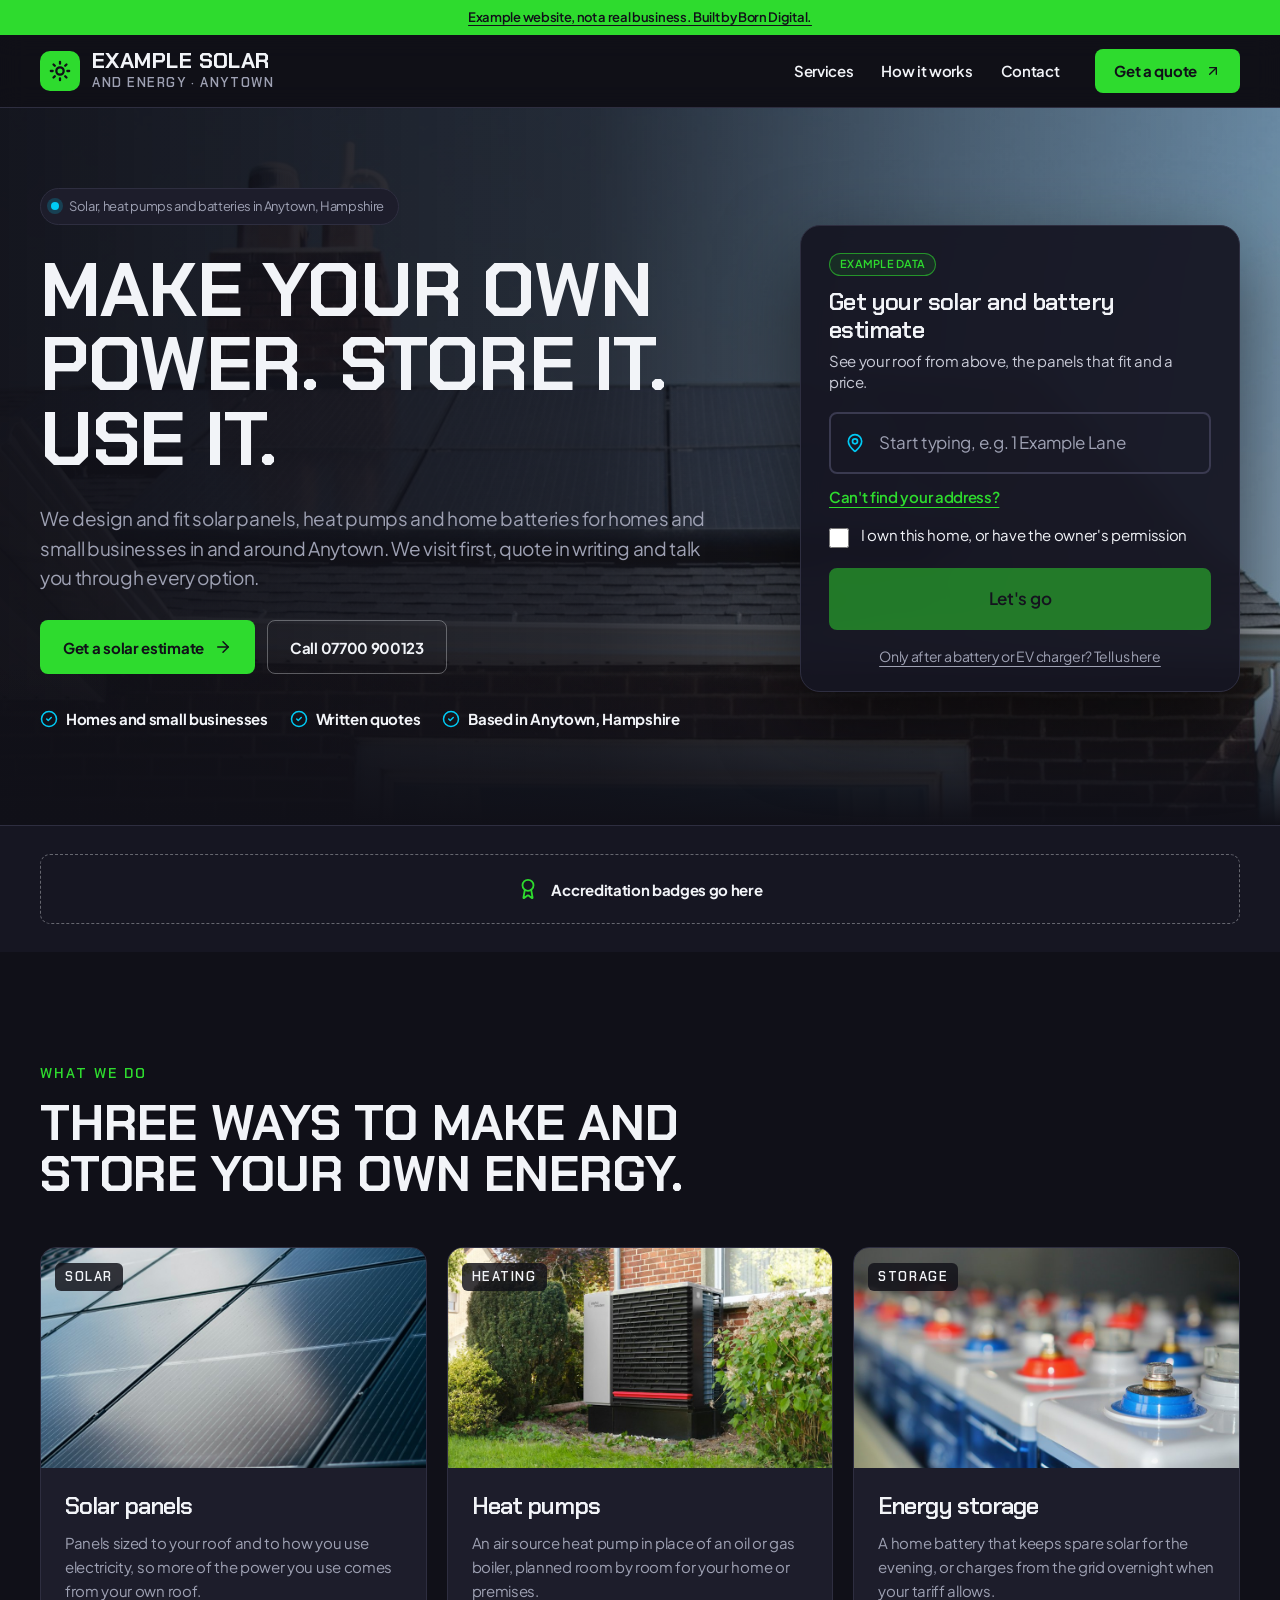
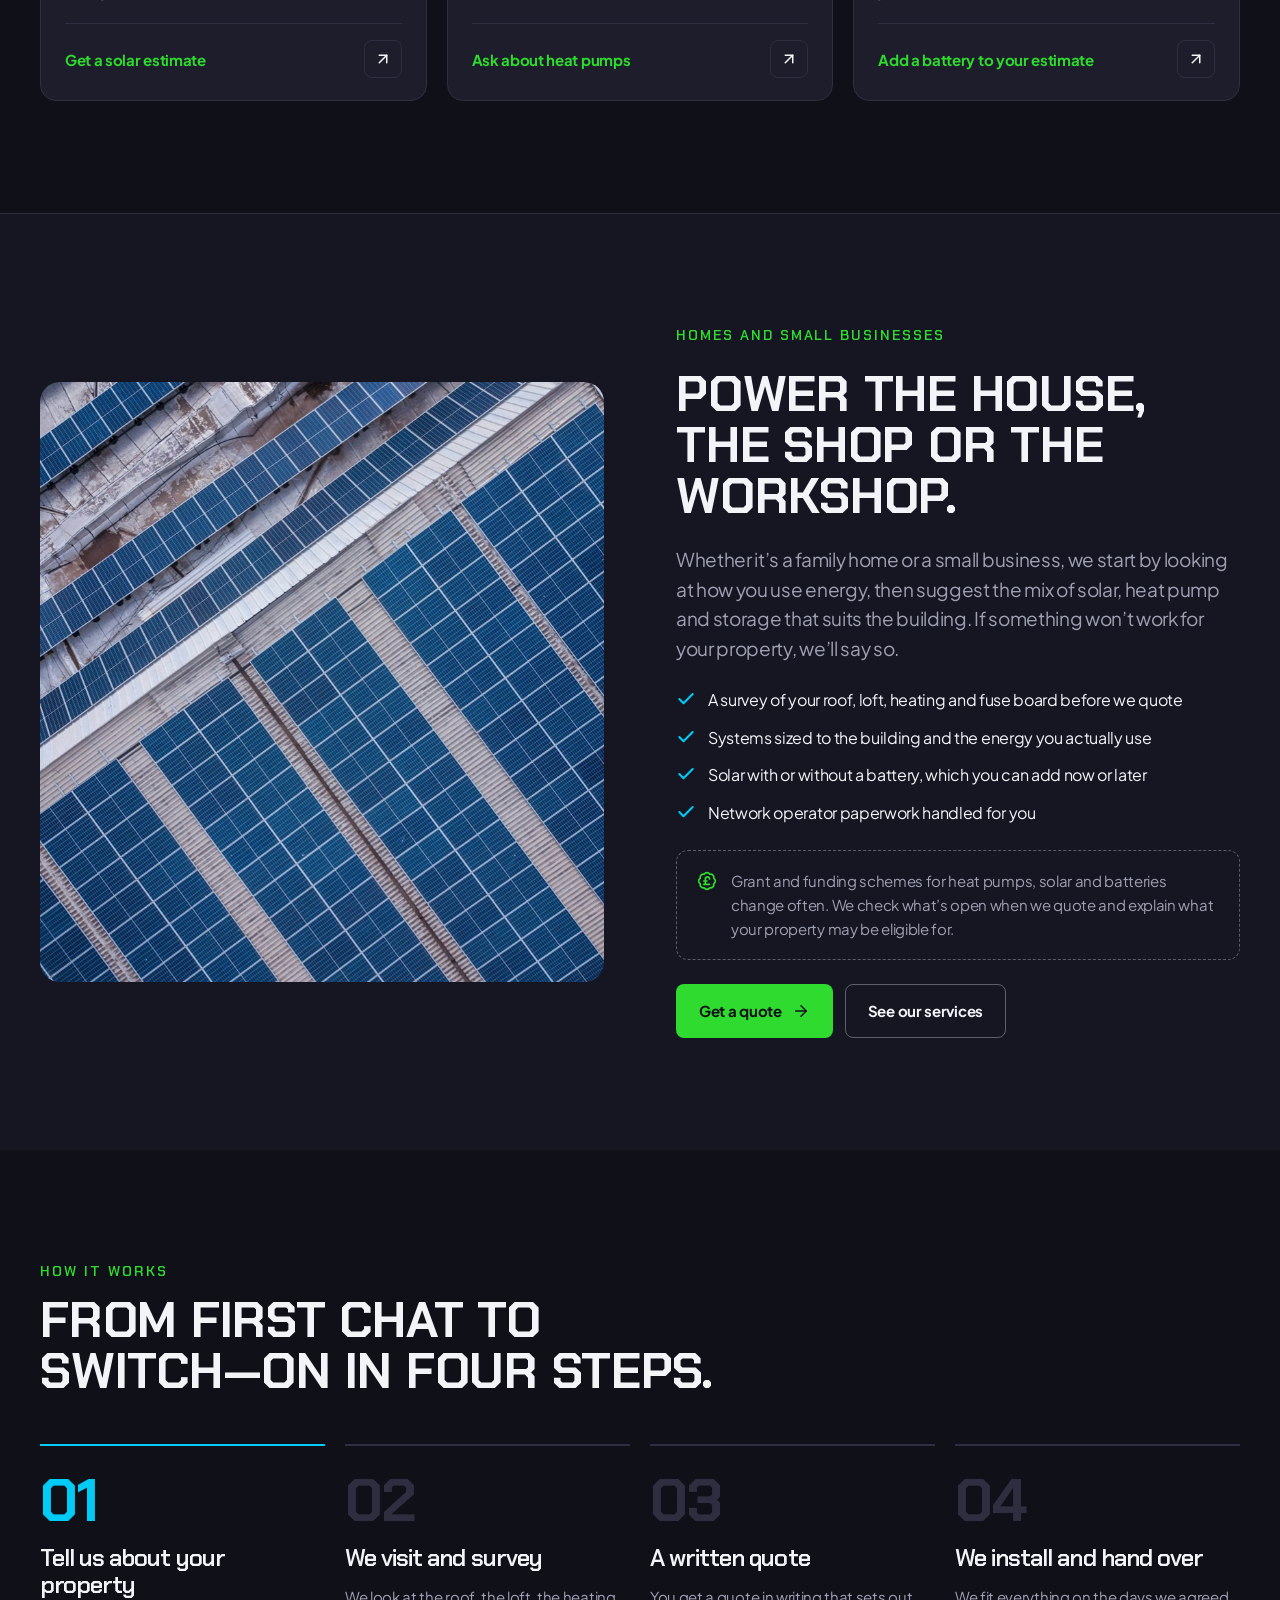
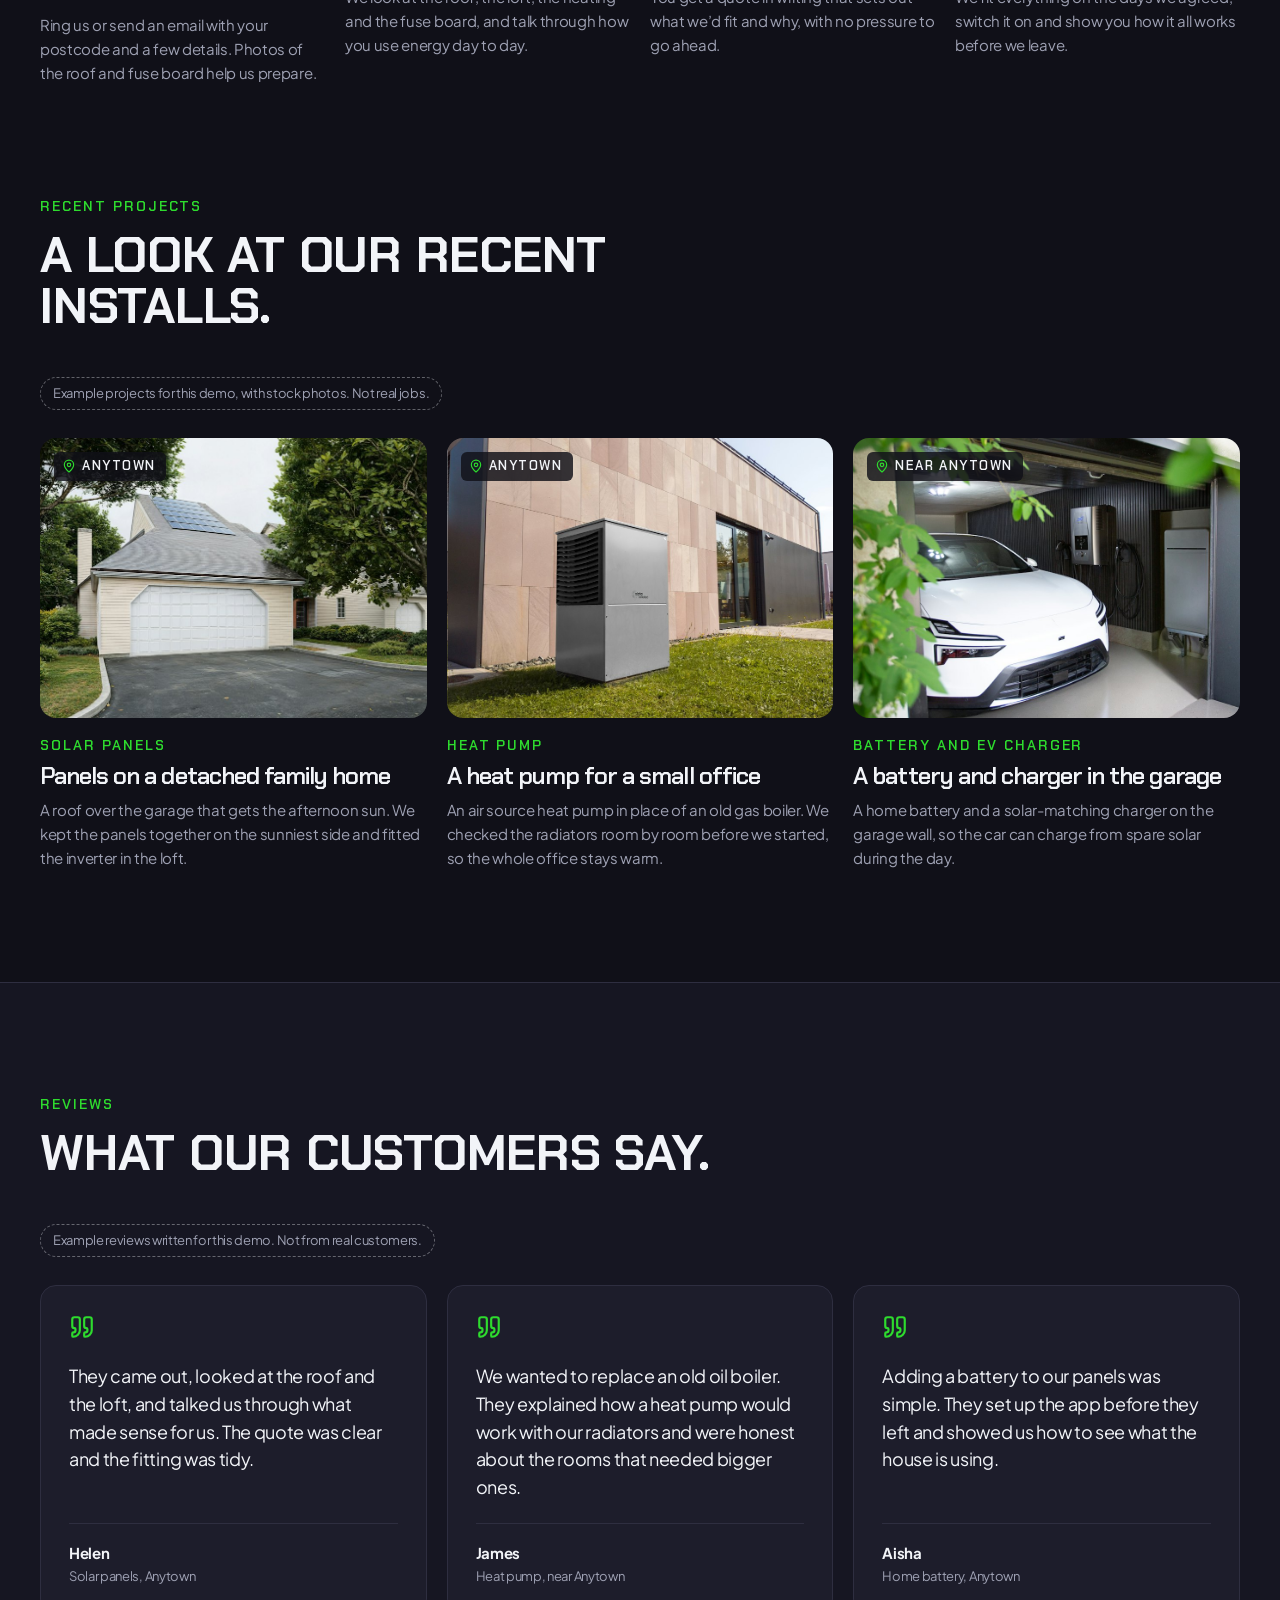
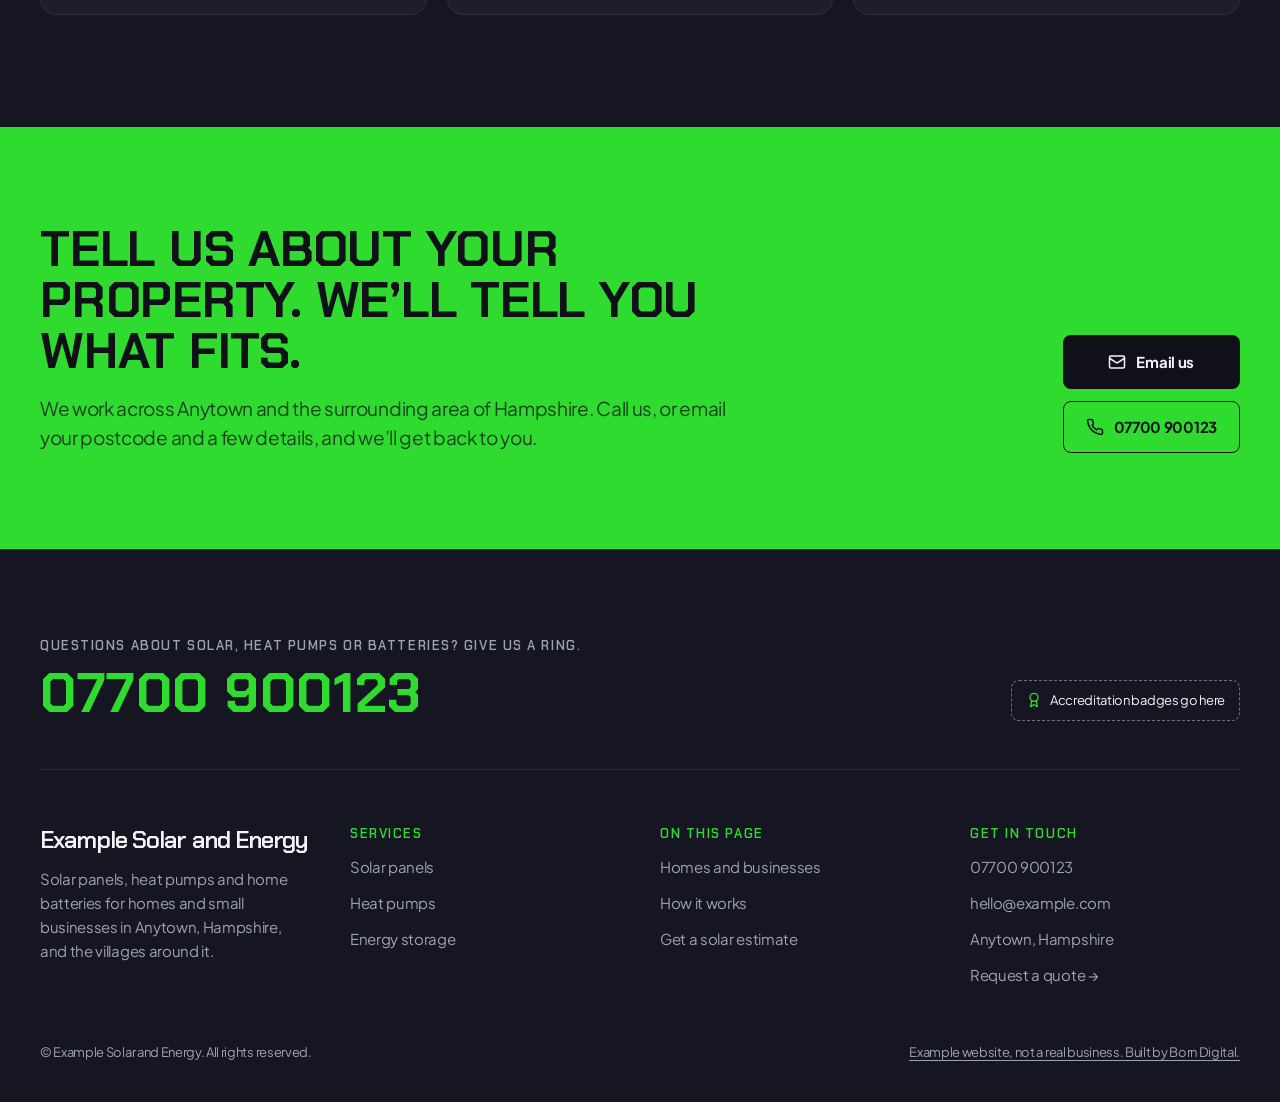
<file: index.html>
<!doctype html>
<html lang="en-GB">
<head>
  <meta charset="utf-8">
  <meta name="viewport" content="width=device-width, initial-scale=1">
  <title>Example Solar and Energy | Solar, heat pumps and batteries in Anytown</title>
  <meta name="description" content="Example website for a fictional solar and renewables company in Anytown, Hampshire. Not a real business. Built by Born Digital.">
  <meta name="robots" content="noindex, nofollow">
  <meta name="theme-color" content="#101018">
  <link rel="icon" type="image/svg+xml" href="quote/brand/favicon.svg">
  <link rel="preconnect" href="https://fonts.googleapis.com">
  <link rel="preconnect" href="https://fonts.gstatic.com" crossorigin>
  <link href="https://fonts.googleapis.com/css2?family=Chakra+Petch:wght@600;700&family=Plus+Jakarta+Sans:wght@400;600;700&display=swap" rel="stylesheet">
  <link rel="stylesheet" href="css/style.css">
  <script>document.documentElement.classList.add('js');</script>
</head>
<body>
  <a class="skip-link" href="#main">Skip to content</a>

  <header class="site-header">
    <div class="demo-banner">
      <p><a href="https://www.borndigitalsolutions.co.uk/" target="_blank" rel="noopener">Example website, not a real business. Built by Born Digital.</a></p>
    </div>
    <div class="nav">
      <div class="nav-inner">
        <a class="logo" href="#top" aria-label="Example Solar and Energy, back to top">
          <span class="logo-mark" aria-hidden="true">
            <svg viewBox="0 0 24 24" width="22" height="22" fill="none" stroke="currentColor" stroke-width="2.5" stroke-linecap="round" stroke-linejoin="round"><circle cx="12" cy="12" r="4"/><path d="M12 2v2M12 20v2M4.93 4.93l1.41 1.41M17.66 17.66l1.41 1.41M2 12h2M20 12h2M6.34 17.66l-1.41 1.41M19.07 4.93l-1.41 1.41"/></svg>
          </span>
          <span class="logo-words">
            <span class="logo-name">Example Solar</span>
            <span class="logo-sub">and Energy · Anytown</span>
          </span>
        </a>
        <nav class="nav-right" aria-label="Main">
          <ul class="nav-links">
            <li><a href="#services">Services</a></li>
            <li><a href="#how-it-works">How it works</a></li>
            <li><a href="#contact">Contact</a></li>
          </ul>
          <a class="btn btn-primary btn-nav" href="#quote">Get a quote
            <svg viewBox="0 0 24 24" width="16" height="16" fill="none" stroke="currentColor" stroke-width="2" stroke-linecap="round" stroke-linejoin="round" aria-hidden="true"><path d="M7 7h10v10"/><path d="M7 17 17 7"/></svg>
          </a>
        </nav>
        <div class="nav-phone-tools">
          <a class="icon-btn" href="tel:+447700900123" aria-label="Call 07700 900123">
            <svg viewBox="0 0 24 24" width="20" height="20" fill="none" stroke="currentColor" stroke-width="2" stroke-linecap="round" stroke-linejoin="round" aria-hidden="true"><path d="M22 16.92v3a2 2 0 0 1-2.18 2 19.79 19.79 0 0 1-8.63-3.07 19.5 19.5 0 0 1-6-6 19.79 19.79 0 0 1-3.07-8.67A2 2 0 0 1 4.11 2h3a2 2 0 0 1 2 1.72 12.84 12.84 0 0 0 .7 2.81 2 2 0 0 1-.45 2.11L8.09 9.91a16 16 0 0 0 6 6l1.27-1.27a2 2 0 0 1 2.11-.45 12.84 12.84 0 0 0 2.81.7A2 2 0 0 1 22 16.92z"/></svg>
          </a>
          <button class="icon-btn menu-btn" type="button" aria-expanded="false" aria-controls="mobile-menu" aria-label="Open menu">
            <svg class="i-open" viewBox="0 0 24 24" width="22" height="22" fill="none" stroke="currentColor" stroke-width="2" stroke-linecap="round" aria-hidden="true"><path d="M4 6h16M4 12h16M4 18h16"/></svg>
            <svg class="i-close" viewBox="0 0 24 24" width="22" height="22" fill="none" stroke="currentColor" stroke-width="2" stroke-linecap="round" aria-hidden="true"><path d="M18 6 6 18M6 6l12 12"/></svg>
          </button>
        </div>
      </div>
      <div class="mobile-menu" id="mobile-menu" hidden>
        <ul>
          <li><a href="#services">Services</a></li>
          <li><a href="#how-it-works">How it works</a></li>
          <li><a href="#contact">Contact</a></li>
        </ul>
        <a class="btn btn-primary" href="#quote">Get a solar estimate</a>
        <a class="btn btn-ghost" href="tel:+447700900123">Call 07700 900123</a>
      </div>
    </div>
  </header>

  <main id="main">
    <section class="hero" id="top">
      <div class="hero-bg" aria-hidden="true"></div>
      <div class="hero-row">
        <div class="hero-head reveal">
          <p class="chip"><span class="chip-dot" aria-hidden="true"></span>Solar, heat pumps and batteries in Anytown, Hampshire</p>
          <h1>Make your own power. Store it. Use it.</h1>
        </div>

        <div class="quote-card reveal" id="quote">
          <div id="solar-quote"></div>
          <noscript><p class="quote-noscript">The quote builder needs JavaScript. Call 07700 900123 or email hello@example.com instead.</p></noscript>
        </div>

        <div class="hero-body reveal">
          <p class="lead">We design and fit solar panels, heat pumps and home batteries for homes and small businesses in and around Anytown. We visit first, quote in writing and talk you through every option.</p>
          <div class="buttons">
            <a class="btn btn-primary" href="#quote">Get a solar estimate
              <svg viewBox="0 0 24 24" width="18" height="18" fill="none" stroke="currentColor" stroke-width="2" stroke-linecap="round" stroke-linejoin="round" aria-hidden="true"><path d="M5 12h14"/><path d="m12 5 7 7-7 7"/></svg>
            </a>
            <a class="btn btn-ghost" href="tel:+447700900123">Call 07700 900123</a>
          </div>
          <ul class="ticks">
            <li><svg viewBox="0 0 24 24" width="18" height="18" fill="none" stroke="currentColor" stroke-width="2" stroke-linecap="round" stroke-linejoin="round" aria-hidden="true"><circle cx="12" cy="12" r="10"/><path d="m9 12 2 2 4-4"/></svg>Homes and small businesses</li>
            <li><svg viewBox="0 0 24 24" width="18" height="18" fill="none" stroke="currentColor" stroke-width="2" stroke-linecap="round" stroke-linejoin="round" aria-hidden="true"><circle cx="12" cy="12" r="10"/><path d="m9 12 2 2 4-4"/></svg>Written quotes</li>
            <li><svg viewBox="0 0 24 24" width="18" height="18" fill="none" stroke="currentColor" stroke-width="2" stroke-linecap="round" stroke-linejoin="round" aria-hidden="true"><circle cx="12" cy="12" r="10"/><path d="m9 12 2 2 4-4"/></svg>Based in Anytown, Hampshire</li>
          </ul>
        </div>
      </div>
    </section>

    <section class="strip" aria-label="Accreditations">
      <div class="strip-inner">
        <div class="placeholder placeholder-strip">
          <svg viewBox="0 0 24 24" width="22" height="22" fill="none" stroke="currentColor" stroke-width="2" stroke-linecap="round" stroke-linejoin="round" aria-hidden="true"><path d="m15.477 12.89 1.515 8.526a.5.5 0 0 1-.81.47l-3.58-2.687a1 1 0 0 0-1.197 0l-3.586 2.686a.5.5 0 0 1-.81-.469l1.514-8.526"/><circle cx="12" cy="8" r="6"/></svg>
          <p>Accreditation badges go here</p>
        </div>
      </div>
    </section>

    <section class="section" id="services">
      <div class="inner">
        <div class="section-head reveal">
          <p class="eyebrow">What we do</p>
          <h2>Three ways to make and store your own energy.</h2>
        </div>
        <div class="cards">
          <article class="card reveal">
            <div class="card-photo" style="background-image:url('images/service-solar.jpg')" role="img" aria-label="Close-up of solar panels on a roof">
              <span class="tag">Solar</span>
            </div>
            <div class="card-body">
              <h3>Solar panels</h3>
              <p class="soft">Panels sized to your roof and to how you use electricity, so more of the power you use comes from your own roof.</p>
            </div>
            <a class="card-foot" href="#quote">
              <span>Get a solar estimate</span>
              <span class="arrow-box" aria-hidden="true"><svg viewBox="0 0 24 24" width="18" height="18" fill="none" stroke="currentColor" stroke-width="2" stroke-linecap="round" stroke-linejoin="round"><path d="M7 7h10v10"/><path d="M7 17 17 7"/></svg></span>
            </a>
          </article>
          <article class="card reveal">
            <div class="card-photo" style="background-image:url('images/service-heat-pump.jpg')" role="img" aria-label="Air source heat pump outside a brick house">
              <span class="tag">Heating</span>
            </div>
            <div class="card-body">
              <h3>Heat pumps</h3>
              <p class="soft">An air source heat pump in place of an oil or gas boiler, planned room by room for your home or premises.</p>
            </div>
            <a class="card-foot" href="#contact">
              <span>Ask about heat pumps</span>
              <span class="arrow-box" aria-hidden="true"><svg viewBox="0 0 24 24" width="18" height="18" fill="none" stroke="currentColor" stroke-width="2" stroke-linecap="round" stroke-linejoin="round"><path d="M7 7h10v10"/><path d="M7 17 17 7"/></svg></span>
            </a>
          </article>
          <article class="card reveal">
            <div class="card-photo" style="background-image:url('images/service-battery.jpg')" role="img" aria-label="Close-up of battery cells">
              <span class="tag">Storage</span>
            </div>
            <div class="card-body">
              <h3>Energy storage</h3>
              <p class="soft">A home battery that keeps spare solar for the evening, or charges from the grid overnight when your tariff allows.</p>
            </div>
            <a class="card-foot" href="#quote">
              <span>Add a battery to your estimate</span>
              <span class="arrow-box" aria-hidden="true"><svg viewBox="0 0 24 24" width="18" height="18" fill="none" stroke="currentColor" stroke-width="2" stroke-linecap="round" stroke-linejoin="round"><path d="M7 7h10v10"/><path d="M7 17 17 7"/></svg></span>
            </a>
          </article>
        </div>
      </div>
    </section>

    <section class="section section-alt" id="homes-and-businesses">
      <div class="inner split">
        <div class="split-photo reveal" style="background-image:url('images/homes-business-roof.jpg')" role="img" aria-label="Solar panels across a commercial roof, seen from above"></div>
        <div class="split-copy reveal">
          <p class="eyebrow">Homes and small businesses</p>
          <h2>Power the house, the shop or the workshop.</h2>
          <p class="lead">Whether it’s a family home or a small business, we start by looking at how you use energy, then suggest the mix of solar, heat pump and storage that suits the building. If something won’t work for your property, we’ll say so.</p>
          <ul class="points">
            <li><svg viewBox="0 0 24 24" width="20" height="20" fill="none" stroke="currentColor" stroke-width="2.5" stroke-linecap="round" stroke-linejoin="round" aria-hidden="true"><path d="M20 6 9 17l-5-5"/></svg>A survey of your roof, loft, heating and fuse board before we quote</li>
            <li><svg viewBox="0 0 24 24" width="20" height="20" fill="none" stroke="currentColor" stroke-width="2.5" stroke-linecap="round" stroke-linejoin="round" aria-hidden="true"><path d="M20 6 9 17l-5-5"/></svg>Systems sized to the building and the energy you actually use</li>
            <li><svg viewBox="0 0 24 24" width="20" height="20" fill="none" stroke="currentColor" stroke-width="2.5" stroke-linecap="round" stroke-linejoin="round" aria-hidden="true"><path d="M20 6 9 17l-5-5"/></svg>Solar with or without a battery, which you can add now or later</li>
            <li><svg viewBox="0 0 24 24" width="20" height="20" fill="none" stroke="currentColor" stroke-width="2.5" stroke-linecap="round" stroke-linejoin="round" aria-hidden="true"><path d="M20 6 9 17l-5-5"/></svg>Network operator paperwork handled for you</li>
          </ul>
          <div class="note">
            <svg viewBox="0 0 24 24" width="20" height="20" fill="none" stroke="currentColor" stroke-width="2" stroke-linecap="round" stroke-linejoin="round" aria-hidden="true"><path d="M3.85 8.62a4 4 0 0 1 4.78-4.77 4 4 0 0 1 6.74 0 4 4 0 0 1 4.78 4.78 4 4 0 0 1 0 6.74 4 4 0 0 1-4.77 4.78 4 4 0 0 1-6.75 0 4 4 0 0 1-4.78-4.77 4 4 0 0 1 0-6.76Z"/><path d="M8 12h4"/><path d="M10 16V9.5a2.5 2.5 0 0 1 5 0"/><path d="M8 16h7"/></svg>
            <p class="soft">Grant and funding schemes for heat pumps, solar and batteries change often. We check what’s open when we quote and explain what your property may be eligible for.</p>
          </div>
          <div class="buttons">
            <a class="btn btn-primary" href="#quote">Get a quote
              <svg viewBox="0 0 24 24" width="18" height="18" fill="none" stroke="currentColor" stroke-width="2" stroke-linecap="round" stroke-linejoin="round" aria-hidden="true"><path d="M5 12h14"/><path d="m12 5 7 7-7 7"/></svg>
            </a>
            <a class="btn btn-ghost" href="#services">See our services</a>
          </div>
        </div>
      </div>
    </section>

    <section class="section" id="how-it-works">
      <div class="inner">
        <div class="section-head reveal">
          <p class="eyebrow">How it works</p>
          <h2>From first chat to switch&#8209;on in four steps.</h2>
        </div>
        <ol class="steps">
          <li class="step is-first reveal">
            <span class="step-num" aria-hidden="true">01</span>
            <h3>Tell us about your property</h3>
            <p class="soft">Ring us or send an email with your postcode and a few details. Photos of the roof and fuse board help us prepare.</p>
          </li>
          <li class="step reveal">
            <span class="step-num" aria-hidden="true">02</span>
            <h3>We visit and survey</h3>
            <p class="soft">We look at the roof, the loft, the heating and the fuse board, and talk through how you use energy day to day.</p>
          </li>
          <li class="step reveal">
            <span class="step-num" aria-hidden="true">03</span>
            <h3>A written quote</h3>
            <p class="soft">You get a quote in writing that sets out what we’d fit and why, with no pressure to go ahead.</p>
          </li>
          <li class="step reveal">
            <span class="step-num" aria-hidden="true">04</span>
            <h3>We install and hand over</h3>
            <p class="soft">We fit everything on the days we agreed, switch it on and show you how it all works before we leave.</p>
          </li>
        </ol>
      </div>
    </section>

    <section class="section section-tight-top" id="projects">
      <div class="inner">
        <div class="section-head reveal">
          <p class="eyebrow">Recent projects</p>
          <h2>A look at our recent installs.</h2>
        </div>
        <p class="demo-note reveal">Example projects for this demo, with stock photos. Not real jobs.</p>
        <div class="jobs">
          <article class="job reveal">
            <div class="job-photo" style="background-image:url('images/project-solar-home.jpg')" role="img" aria-label="Solar panels on the roof of a detached house above the garage">
              <span class="tag tag-pin"><svg viewBox="0 0 24 24" width="14" height="14" fill="none" stroke="currentColor" stroke-width="2" stroke-linecap="round" stroke-linejoin="round" aria-hidden="true"><path d="M20 10c0 4.993-5.539 10.193-7.399 11.799a1 1 0 0 1-1.202 0C9.539 20.193 4 14.993 4 10a8 8 0 0 1 16 0"/><circle cx="12" cy="10" r="3"/></svg>Anytown</span>
            </div>
            <div class="job-text">
              <p class="eyebrow">Solar panels</p>
              <h3>Panels on a detached family home</h3>
              <p class="soft">A roof over the garage that gets the afternoon sun. We kept the panels together on the sunniest side and fitted the inverter in the loft.</p>
            </div>
          </article>
          <article class="job reveal">
            <div class="job-photo" style="background-image:url('images/project-heat-pump-office.jpg')" role="img" aria-label="Air source heat pump outside a modern office building">
              <span class="tag tag-pin"><svg viewBox="0 0 24 24" width="14" height="14" fill="none" stroke="currentColor" stroke-width="2" stroke-linecap="round" stroke-linejoin="round" aria-hidden="true"><path d="M20 10c0 4.993-5.539 10.193-7.399 11.799a1 1 0 0 1-1.202 0C9.539 20.193 4 14.993 4 10a8 8 0 0 1 16 0"/><circle cx="12" cy="10" r="3"/></svg>Anytown</span>
            </div>
            <div class="job-text">
              <p class="eyebrow">Heat pump</p>
              <h3>A heat pump for a small office</h3>
              <p class="soft">An air source heat pump in place of an old gas boiler. We checked the radiators room by room before we started, so the whole office stays warm.</p>
            </div>
          </article>
          <article class="job reveal">
            <div class="job-photo" style="background-image:url('images/project-battery-garage.jpg')" role="img" aria-label="Home battery and EV charger on a garage wall">
              <span class="tag tag-pin"><svg viewBox="0 0 24 24" width="14" height="14" fill="none" stroke="currentColor" stroke-width="2" stroke-linecap="round" stroke-linejoin="round" aria-hidden="true"><path d="M20 10c0 4.993-5.539 10.193-7.399 11.799a1 1 0 0 1-1.202 0C9.539 20.193 4 14.993 4 10a8 8 0 0 1 16 0"/><circle cx="12" cy="10" r="3"/></svg>Near Anytown</span>
            </div>
            <div class="job-text">
              <p class="eyebrow">Battery and EV charger</p>
              <h3>A battery and charger in the garage</h3>
              <p class="soft">A home battery and a solar-matching charger on the garage wall, so the car can charge from spare solar during the day.</p>
            </div>
          </article>
        </div>
      </div>
    </section>

    <section class="section section-alt" id="reviews">
      <div class="inner">
        <div class="section-head reveal">
          <p class="eyebrow">Reviews</p>
          <h2>What our customers say.</h2>
        </div>
        <p class="demo-note reveal">Example reviews written for this demo. Not from real customers.</p>
        <div class="reviews">
          <figure class="review reveal">
            <svg viewBox="0 0 24 24" width="26" height="26" fill="none" stroke="currentColor" stroke-width="2" stroke-linecap="round" stroke-linejoin="round" aria-hidden="true"><path d="M16 3a2 2 0 0 0-2 2v6a2 2 0 0 0 2 2 1 1 0 0 1 1 1v1a2 2 0 0 1-2 2 1 1 0 0 0-1 1v2a1 1 0 0 0 1 1 6 6 0 0 0 6-6V5a2 2 0 0 0-2-2z"/><path d="M5 3a2 2 0 0 0-2 2v6a2 2 0 0 0 2 2 1 1 0 0 1 1 1v1a2 2 0 0 1-2 2 1 1 0 0 0-1 1v2a1 1 0 0 0 1 1 6 6 0 0 0 6-6V5a2 2 0 0 0-2-2z"/></svg>
            <blockquote>They came out, looked at the roof and the loft, and talked us through what made sense for us. The quote was clear and the fitting was tidy.</blockquote>
            <figcaption><span class="review-name">Helen</span><span class="review-detail">Solar panels, Anytown</span></figcaption>
          </figure>
          <figure class="review reveal">
            <svg viewBox="0 0 24 24" width="26" height="26" fill="none" stroke="currentColor" stroke-width="2" stroke-linecap="round" stroke-linejoin="round" aria-hidden="true"><path d="M16 3a2 2 0 0 0-2 2v6a2 2 0 0 0 2 2 1 1 0 0 1 1 1v1a2 2 0 0 1-2 2 1 1 0 0 0-1 1v2a1 1 0 0 0 1 1 6 6 0 0 0 6-6V5a2 2 0 0 0-2-2z"/><path d="M5 3a2 2 0 0 0-2 2v6a2 2 0 0 0 2 2 1 1 0 0 1 1 1v1a2 2 0 0 1-2 2 1 1 0 0 0-1 1v2a1 1 0 0 0 1 1 6 6 0 0 0 6-6V5a2 2 0 0 0-2-2z"/></svg>
            <blockquote>We wanted to replace an old oil boiler. They explained how a heat pump would work with our radiators and were honest about the rooms that needed bigger ones.</blockquote>
            <figcaption><span class="review-name">James</span><span class="review-detail">Heat pump, near Anytown</span></figcaption>
          </figure>
          <figure class="review reveal">
            <svg viewBox="0 0 24 24" width="26" height="26" fill="none" stroke="currentColor" stroke-width="2" stroke-linecap="round" stroke-linejoin="round" aria-hidden="true"><path d="M16 3a2 2 0 0 0-2 2v6a2 2 0 0 0 2 2 1 1 0 0 1 1 1v1a2 2 0 0 1-2 2 1 1 0 0 0-1 1v2a1 1 0 0 0 1 1 6 6 0 0 0 6-6V5a2 2 0 0 0-2-2z"/><path d="M5 3a2 2 0 0 0-2 2v6a2 2 0 0 0 2 2 1 1 0 0 1 1 1v1a2 2 0 0 1-2 2 1 1 0 0 0-1 1v2a1 1 0 0 0 1 1 6 6 0 0 0 6-6V5a2 2 0 0 0-2-2z"/></svg>
            <blockquote>Adding a battery to our panels was simple. They set up the app before they left and showed us how to see what the house is using.</blockquote>
            <figcaption><span class="review-name">Aisha</span><span class="review-detail">Home battery, Anytown</span></figcaption>
          </figure>
        </div>
      </div>
    </section>

    <section class="cta" id="contact">
      <div class="inner cta-inner reveal">
        <div class="cta-copy">
          <h2>Tell us about your property. We’ll tell you what fits.</h2>
          <p class="lead">We work across Anytown and the surrounding area of Hampshire. Call us, or email your postcode and a few details, and we’ll get back to you.</p>
        </div>
        <div class="cta-buttons">
          <a class="btn btn-dark" href="mailto:hello@example.com">
            <svg viewBox="0 0 24 24" width="18" height="18" fill="none" stroke="currentColor" stroke-width="2" stroke-linecap="round" stroke-linejoin="round" aria-hidden="true"><rect width="20" height="16" x="2" y="4" rx="2"/><path d="m22 7-8.97 5.7a1.94 1.94 0 0 1-2.06 0L2 7"/></svg>
            Email us
          </a>
          <a class="btn btn-outline-dark" href="tel:+447700900123">
            <svg viewBox="0 0 24 24" width="18" height="18" fill="none" stroke="currentColor" stroke-width="2" stroke-linecap="round" stroke-linejoin="round" aria-hidden="true"><path d="M22 16.92v3a2 2 0 0 1-2.18 2 19.79 19.79 0 0 1-8.63-3.07 19.5 19.5 0 0 1-6-6 19.79 19.79 0 0 1-3.07-8.67A2 2 0 0 1 4.11 2h3a2 2 0 0 1 2 1.72 12.84 12.84 0 0 0 .7 2.81 2 2 0 0 1-.45 2.11L8.09 9.91a16 16 0 0 0 6 6l1.27-1.27a2 2 0 0 1 2.11-.45 12.84 12.84 0 0 0 2.81.7A2 2 0 0 1 22 16.92z"/></svg>
            07700 900123
          </a>
        </div>
      </div>
    </section>
  </main>

  <footer class="footer">
    <div class="footer-inner">
      <div class="footer-call">
        <div class="footer-call-copy">
          <p class="label">Questions about solar, heat pumps or batteries? Give us a ring.</p>
          <a class="phone-big" href="tel:+447700900123">07700 900123</a>
        </div>
        <div class="placeholder placeholder-chip">
          <svg viewBox="0 0 24 24" width="16" height="16" fill="none" stroke="currentColor" stroke-width="2" stroke-linecap="round" stroke-linejoin="round" aria-hidden="true"><path d="m15.477 12.89 1.515 8.526a.5.5 0 0 1-.81.47l-3.58-2.687a1 1 0 0 0-1.197 0l-3.586 2.686a.5.5 0 0 1-.81-.469l1.514-8.526"/><circle cx="12" cy="8" r="6"/></svg>
          <p>Accreditation badges go here</p>
        </div>
      </div>
      <div class="footer-cols">
        <div class="footer-col footer-brand">
          <p class="footer-name">Example Solar and Energy</p>
          <p class="soft">Solar panels, heat pumps and home batteries for homes and small businesses in Anytown, Hampshire, and the villages around it.</p>
        </div>
        <div class="footer-col">
          <p class="label label-accent">Services</p>
          <ul>
            <li><a href="#services">Solar panels</a></li>
            <li><a href="#services">Heat pumps</a></li>
            <li><a href="#services">Energy storage</a></li>
          </ul>
        </div>
        <div class="footer-col">
          <p class="label label-accent">On this page</p>
          <ul>
            <li><a href="#homes-and-businesses">Homes and businesses</a></li>
            <li><a href="#how-it-works">How it works</a></li>
            <li><a href="#quote">Get a solar estimate</a></li>
          </ul>
        </div>
        <div class="footer-col">
          <p class="label label-accent">Get in touch</p>
          <ul>
            <li><a href="tel:+447700900123">07700 900123</a></li>
            <li><a href="mailto:hello@example.com">hello@example.com</a></li>
            <li>Anytown, Hampshire</li>
            <li><a href="#contact">Request a quote →</a></li>
          </ul>
        </div>
      </div>
      <div class="footer-bottom">
        <p>© Example Solar and Energy. All rights reserved.</p>
        <p><a href="https://www.borndigitalsolutions.co.uk/" target="_blank" rel="noopener">Example website, not a real business. Built by Born Digital.</a></p>
      </div>
    </div>
  </footer>

  <script src="quote/widget.js" defer></script>
  <script src="js/main.js" defer></script>
</body>
</html>
</file>
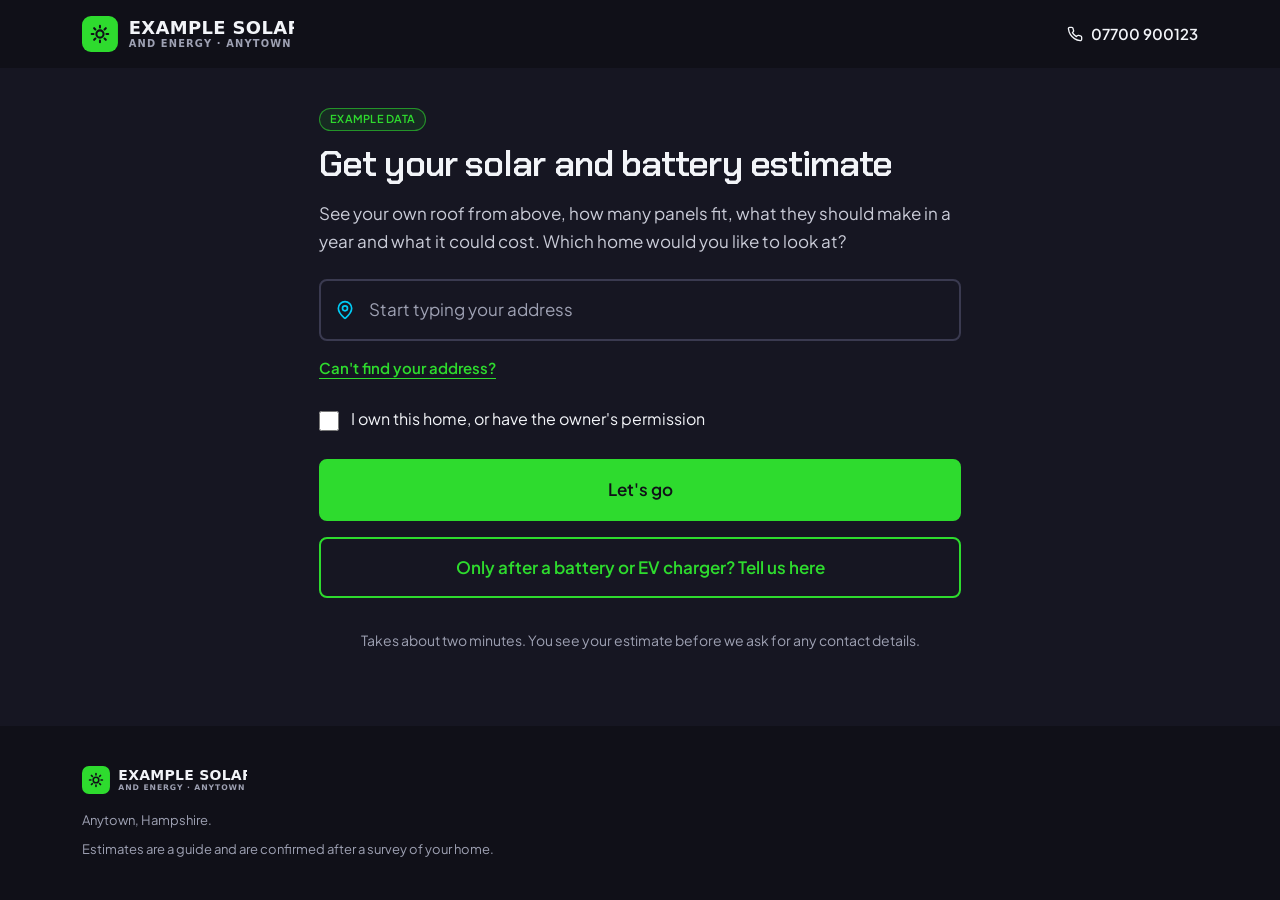
<file: quote/index.html>
<!doctype html>
<html lang="en-GB">
  <head>
    <meta charset="UTF-8" />
    <meta name="viewport" content="width=device-width, initial-scale=1.0" />
    <meta name="theme-color" content="#101018" />
    <!-- Hidden from Google on purpose: a quote funnel is for ad and website traffic. Remove this line (and the header in vercel.json) if you want it indexed. -->
    <meta name="robots" content="noindex, nofollow" />
    <title>Solar quote | Example Solar and Energy</title>
    <meta name="description" content="See your own roof from above, how many solar panels fit, what they should generate and a price range. Example Solar and Energy, Anytown. Example website, not a real business." />
    <link rel="icon" type="image/svg+xml" href="./brand/favicon.svg" />
    <link rel="preconnect" href="https://fonts.googleapis.com" />
    <link rel="preconnect" href="https://fonts.gstatic.com" />
    <link href="https://fonts.googleapis.com/css2?family=Chakra+Petch:wght@600;700&family=Plus+Jakarta+Sans:wght@400;600;700&display=swap" rel="stylesheet" />
    <script defer src="./assets/index-DgWqVx3a.js"></script>
    <link rel="stylesheet" href="./assets/style-BKYiu60Q.css">
  </head>
  <body>
    <div id="root"></div>
  </body>
</html>
</file>
<file: css/style.css>
/* Example Solar and Energy demo. Layout and type from the Volt Framer template (see _source/design-notes.md); colours from the green and cyan branding. */

:root {
  --black: #101018;
  --carbon: #161622;
  --panel: #1D1D2B;
  --line: #2E2E40;
  --mute: #9EA1B3;
  --white: #F2F4F8;
  --accent: #2EDB2E;         /* main: brand green */
  --accent-hover: #5CE45C;
  --accent-2: #00CBF5;       /* second: brand cyan */

  --ghost-border: rgba(242, 244, 248, 0.32);
  --dash: rgba(242, 244, 248, 0.36);

  --font-display: "Chakra Petch", system-ui, sans-serif;
  --font-body: "Plus Jakarta Sans", system-ui, sans-serif;

  --max: 1200px;
  --side: 40px;
  --section: 112px;
}

@media (max-width: 1199.98px) { :root { --side: 28px; --section: 88px; } }
@media (max-width: 809.98px)  { :root { --side: 16px; --section: 64px; } }

*, *::before, *::after { box-sizing: border-box; }
html { -webkit-text-size-adjust: 100%; scroll-behavior: smooth; }
body {
  margin: 0;
  background: var(--black);
  color: var(--white);
  font-family: var(--font-body);
  font-size: 16px;
  line-height: 1.6;
  letter-spacing: -0.02em;
  -webkit-font-smoothing: antialiased;
}
img { max-width: 100%; display: block; }
a { color: inherit; }
h1, h2, h3, p { margin: 0; }
ul { margin: 0; padding: 0; list-style: none; }
:focus-visible { outline: 3px solid var(--accent); outline-offset: 3px; }
::selection { background: var(--accent); color: var(--black); }

.skip-link {
  position: absolute; left: 16px; top: -60px; z-index: 100;
  background: var(--accent); color: var(--black); padding: 10px 14px; border-radius: 8px;
  font-weight: 700; text-decoration: none;
}
.skip-link:focus { top: 12px; }

/* ---------- Type ---------- */
h1 {
  font-family: var(--font-display); font-weight: 700; text-transform: uppercase;
  font-size: 76px; line-height: 0.98; letter-spacing: -0.01em;
}
.lead { color: var(--mute); font-size: 19px; line-height: 1.55; }
.label {
  font-family: var(--font-display); font-weight: 600; text-transform: uppercase;
  font-size: 13px; line-height: 1.3; letter-spacing: 0.12em; color: var(--mute);
}
@media (max-width: 1199.98px) { h1 { font-size: 60px; } .lead { font-size: 18px; } }
@media (max-width: 809.98px)  { h1 { font-size: 40px; } .lead { font-size: 17px; } }

/* ---------- Buttons ---------- */
.btn {
  display: inline-flex; align-items: center; justify-content: center; gap: 10px;
  padding: 17px 22px; border-radius: 8px; border: 1px solid transparent;
  font-family: var(--font-body); font-weight: 700; font-size: 15px; line-height: 1; letter-spacing: -0.02em;
  text-decoration: none; white-space: nowrap;
  transition: background-color .2s ease, border-color .2s ease, transform .2s ease;
}
.btn:hover { transform: translateY(-1px); }
.btn-primary { background: var(--accent); color: var(--black); }
.btn-primary:hover { background: var(--accent-hover); }
.btn-ghost { border-color: var(--ghost-border); color: var(--white); }
.btn-ghost:hover { border-color: var(--white); }

/* ---------- Header ---------- */
.site-header { position: sticky; top: 0; z-index: 50; }
.demo-banner { background: var(--accent); padding: 8px var(--side); text-align: center; }
.demo-banner p { font-size: 13px; line-height: 1.45; color: var(--black); }
.demo-banner a { text-decoration: underline; text-underline-offset: 3px; font-weight: 600; }
.demo-banner a:hover { text-decoration-thickness: 2px; }

.nav {
  background: rgba(16, 16, 24, 0.94);
  -webkit-backdrop-filter: blur(12px); backdrop-filter: blur(12px);
  border-bottom: 1px solid var(--line);
  padding: 14px var(--side);
}
.nav-inner { max-width: var(--max); margin: 0 auto; display: flex; align-items: center; justify-content: space-between; gap: 24px; }
.logo { display: flex; align-items: center; gap: 12px; text-decoration: none; }
.logo-mark {
  width: 40px; height: 40px; border-radius: 10px; background: var(--accent); color: var(--black);
  display: grid; place-items: center; flex-shrink: 0;
}
.logo-words { display: flex; flex-direction: column; gap: 3px; }
.logo-name { white-space: nowrap; font-family: var(--font-display); font-weight: 700; font-size: 22px; line-height: 1; letter-spacing: 0.02em; text-transform: uppercase; }
.logo-sub { font-family: var(--font-display); font-weight: 600; font-size: 13px; line-height: 1.3; letter-spacing: 0.12em; text-transform: uppercase; color: var(--mute); }
.btn-nav { padding: 13px 18px; gap: 8px; }
@media (max-width: 809.98px) {
  .nav { padding: 12px var(--side); }
  .logo-sub { display: none; }
  .nav-inner { gap: 12px; }
  .logo { gap: 10px; }
  .logo-name { font-size: 18px; }
  .logo-mark { width: 36px; height: 36px; }
  .btn-nav { padding: 11px 14px; }
}

/* ---------- Hero ---------- */
.hero { position: relative; overflow: clip; padding: 80px var(--side) 96px; }
.hero-bg {
  position: absolute; inset: 0; z-index: 0;
  background:
    linear-gradient(90deg, rgba(16,16,24,.97) 0%, rgba(16,16,24,.84) 46%, rgba(16,16,24,.3) 100%),
    url("../images/hero-house-solar.jpg") center 48% / cover no-repeat;
}
.hero-bg::after {
  content: ""; position: absolute; inset: auto 0 0 0; height: 160px;
  background: linear-gradient(180deg, rgba(16,16,24,0) 0%, var(--black) 100%);
}
/* Headline and copy on the left, the quote card floating on the right, centred against them. */
.hero-row {
  position: relative; z-index: 1;
  max-width: var(--max); margin: 0 auto;
  display: grid; grid-template-columns: minmax(0, 1fr) minmax(0, 440px);
  grid-template-areas: "head card" "body card";
  column-gap: 72px; row-gap: 28px;
}
.hero-head { grid-area: head; align-self: end; display: flex; flex-direction: column; gap: 28px; }
.hero-body { grid-area: body; align-self: start; display: flex; flex-direction: column; gap: 28px; }

.chip {
  align-self: flex-start; display: inline-flex; align-items: center; gap: 10px;
  padding: 8px 14px 8px 10px; border-radius: 999px;
  background: var(--panel); border: 1px solid var(--line);
  font-size: 13px; line-height: 1.45; color: var(--mute);
}
.chip-dot { width: 8px; height: 8px; border-radius: 50%; background: var(--accent-2); box-shadow: 0 0 0 4px rgba(0, 203, 245, 0.2); flex-shrink: 0; }

.buttons { display: flex; flex-wrap: wrap; gap: 12px; }
.ticks { display: flex; flex-wrap: wrap; gap: 14px 22px; padding-top: 6px; }
.ticks li { display: flex; align-items: center; gap: 8px; font-weight: 700; font-size: 15px; line-height: 1.4; }
.ticks svg { color: var(--accent-2); flex-shrink: 0; }

/* Quote card: compact and floating, with the photo showing around it. The pop-up opens out of it. */
.quote-card {
  grid-area: card; align-self: center;
  background: rgba(22, 22, 34, 0.94);
  -webkit-backdrop-filter: blur(10px); backdrop-filter: blur(10px);
  border: 1px solid var(--line);
  border-radius: 20px;
  box-shadow: 0 30px 80px rgba(0, 0, 0, 0.5);
  scroll-margin-top: 140px;
}
.quote-noscript { padding: 24px; color: var(--mute); }

@media (max-width: 1199.98px) {
  .hero { padding: 56px var(--side) 72px; }
  .hero-row {
    grid-template-columns: minmax(0, 1fr);
    grid-template-areas: "head" "card" "body";
    row-gap: 36px;
  }
  .hero-head, .hero-body { max-width: 720px; }
  .quote-card { width: 100%; max-width: 520px; }
  .hero-bg { background:
    linear-gradient(180deg, rgba(16,16,24,.88) 0%, rgba(16,16,24,.72) 45%, var(--black) 92%),
    url("../images/hero-house-solar.jpg") center 42% / cover no-repeat; }
}
@media (max-width: 809.98px) {
  .hero { padding: 36px var(--side) 56px; }
  /* Phone: headline, intro, contact buttons and ticks first, then the quote card. */
  .hero-row { grid-template-areas: "head" "body" "card"; row-gap: 24px; }
  .hero-head, .hero-body { gap: 22px; }
  .buttons .btn { flex: 1 1 100%; }
  .ticks { flex-direction: column; gap: 10px; }
  .quote-card { border-radius: 16px; max-width: none; }
}

/* ---------- Motion ---------- */
.js .reveal { opacity: 0; transform: translateY(16px); transition: opacity .6s ease, transform .6s ease; }
.js .reveal.is-in { opacity: 1; transform: none; }

@media (prefers-reduced-motion: reduce) {
  html { scroll-behavior: auto; }
  *, *::before, *::after { transition-duration: 0.01ms !important; animation-duration: 0.01ms !important; }
  .reveal { opacity: 1; transform: none; }
}

/* ---------- Menu ---------- */
.nav-right { display: flex; align-items: center; gap: 36px; }
.nav-links { display: flex; align-items: center; gap: 28px; }
.nav-links a {
  font-weight: 600; font-size: 15px; line-height: 1.2; text-decoration: none; color: var(--white);
  transition: color .2s ease;
}
.nav-links a:hover { color: var(--accent); }
.nav-phone-tools { display: none; align-items: center; gap: 8px; }
.icon-btn {
  width: 44px; height: 44px; display: grid; place-items: center;
  border-radius: 8px; border: 1px solid var(--ghost-border); background: transparent; color: var(--white);
  cursor: pointer; text-decoration: none;
}
.icon-btn:hover { border-color: var(--white); }
.menu-btn .i-close { display: none; }
.menu-btn[aria-expanded="true"] .i-open { display: none; }
.menu-btn[aria-expanded="true"] .i-close { display: block; }
.mobile-menu {
  max-width: var(--max); margin: 0 auto; padding: 16px 0 8px;
  display: flex; flex-direction: column; gap: 12px;
}
.mobile-menu[hidden] { display: none; }
.mobile-menu ul { border-top: 1px solid var(--line); }
.mobile-menu li { border-bottom: 1px solid var(--line); }
.mobile-menu li a { display: block; padding: 15px 0; font-weight: 600; font-size: 17px; text-decoration: none; }
.mobile-menu .btn { width: 100%; }
.mobile-menu ul + .btn { margin-top: 8px; }

@media (max-width: 1099.98px) {
  .nav-right { display: none; }
  .nav-phone-tools { display: flex; }
}

/* ---------- Shared section layout ---------- */
.section { padding: var(--section) var(--side); background: var(--black); }
.section-alt { background: var(--carbon); border-top: 1px solid var(--line); }
.section-tight-top { padding-top: 0; }
.inner { max-width: var(--max); margin: 0 auto; }
[id] { scroll-margin-top: 120px; }

h2 {
  font-family: var(--font-display); font-weight: 700; text-transform: uppercase;
  font-size: 50px; line-height: 1.02; letter-spacing: -0.005em;
}
h3 { font-family: var(--font-display); font-weight: 600; font-size: 24px; line-height: 1.15; letter-spacing: -0.04em; }
.eyebrow {
  font-family: var(--font-display); font-weight: 600; text-transform: uppercase;
  font-size: 14px; line-height: 1.3; letter-spacing: 0.14em; color: var(--accent);
}
.soft { color: var(--mute); font-size: 15px; line-height: 1.6; }
.label-accent { color: var(--accent); }
@media (max-width: 1199.98px) { h2 { font-size: 42px; } h3 { font-size: 22px; } }
@media (max-width: 809.98px)  { h2 { font-size: 32px; } h3 { font-size: 21px; } }

.section-head { display: flex; flex-direction: column; gap: 14px; max-width: 760px; margin-bottom: 48px; }

/* ---------- Placeholders (dashed) ---------- */
.placeholder {
  border: 1px dashed var(--dash); border-radius: 16px; color: var(--white);
  display: flex; align-items: center; justify-content: center; gap: 12px; text-align: center;
}
.placeholder svg { color: var(--accent); flex-shrink: 0; }
.placeholder p { font-weight: 700; font-size: 15px; line-height: 1.4; }
.placeholder-block { flex-direction: column; min-height: 320px; padding: 24px; }
.placeholder-short { min-height: 240px; }

.strip { background: var(--carbon); border-top: 1px solid var(--line); padding: 28px var(--side); }
.strip-inner { max-width: var(--max); margin: 0 auto; }
.placeholder-strip { border-radius: 10px; padding: 20px 16px; min-height: 70px; }

/* ---------- Service cards ---------- */
.cards { display: grid; grid-template-columns: repeat(3, minmax(0, 1fr)); gap: 20px; }
.card {
  background: var(--panel); border: 1px solid var(--line); border-radius: 16px; overflow: hidden;
  display: flex; flex-direction: column;
  transition: border-color .25s ease, transform .25s ease;
}
.card:hover { border-color: #44445C; }
.card-photo { height: 220px; padding: 14px; background-size: cover; background-position: center; }
.tag {
  display: inline-block; padding: 6px 10px; border-radius: 6px; background: rgba(16, 16, 24, 0.82);
  font-family: var(--font-display); font-weight: 600; text-transform: uppercase;
  font-size: 13px; line-height: 1.3; letter-spacing: 0.12em; color: var(--white);
}
.card-body { padding: 24px 24px 20px; display: flex; flex-direction: column; gap: 12px; flex: 1; }
.card-foot {
  margin: 0 24px 22px; padding-top: 16px; border-top: 1px solid var(--line);
  display: flex; align-items: center; justify-content: space-between; gap: 12px;
  text-decoration: none; color: var(--accent); font-weight: 700; font-size: 15px; line-height: 1.4;
}
.arrow-box {
  width: 38px; height: 38px; border-radius: 8px; border: 1px solid var(--line); color: var(--white);
  display: grid; place-items: center; flex-shrink: 0; transition: background-color .2s ease, color .2s ease, border-color .2s ease;
}
.card-foot:hover .arrow-box { background: var(--accent); border-color: var(--accent); color: var(--black); }

@media (max-width: 1199.98px) { .cards { gap: 14px; } .card-body { padding: 20px 18px 16px; } .card-foot { margin: 0 18px 18px; font-size: 14px; } }
@media (max-width: 809.98px) {
  .cards { grid-template-columns: 1fr; gap: 12px; }
  .card-body { padding: 20px 16px 16px; }
  .card-foot { margin: 0 16px 16px; }
}

/* ---------- Homes and businesses ---------- */
.split { display: grid; grid-template-columns: minmax(0, 1fr) minmax(0, 1fr); gap: 72px; align-items: center; }
.split-photo { height: 600px; border-radius: 20px; background-size: cover; background-position: center; }
.split-copy { display: flex; flex-direction: column; gap: 24px; }
.points { display: flex; flex-direction: column; gap: 12px; }
.points li { display: flex; gap: 12px; font-size: 16px; line-height: 1.6; }
.points svg { color: var(--accent-2); flex-shrink: 0; margin-top: 2px; }
.note {
  display: flex; gap: 14px; padding: 18px 20px; border-radius: 12px;
  border: 1px dashed rgba(242, 244, 248, 0.32);
}
.note svg { color: var(--accent); flex-shrink: 0; margin-top: 2px; }
@media (max-width: 1199.98px) {
  .split { grid-template-columns: 1fr; gap: 48px; }
  .split-photo { height: 440px; }
}
@media (max-width: 809.98px) {
  .split-photo { height: 260px; border-radius: 16px; }
}

/* ---------- How it works ---------- */
.steps { list-style: none; margin: 0; padding: 0; display: grid; grid-template-columns: repeat(4, minmax(0, 1fr)); gap: 20px; }
.step { padding-top: 24px; border-top: 2px solid var(--line); display: flex; flex-direction: column; gap: 14px; }
.step.is-first { border-top-color: var(--accent-2); }
.step-num {
  font-family: var(--font-display); font-weight: 700; font-size: 60px; line-height: 1; letter-spacing: -0.02em;
  color: var(--line); font-variant-numeric: tabular-nums;
}
.step.is-first .step-num { color: var(--accent-2); }
@media (max-width: 1199.98px) { .steps { grid-template-columns: repeat(2, minmax(0, 1fr)); gap: 36px 24px; } .step-num { font-size: 52px; } }
@media (max-width: 809.98px)  { .steps { grid-template-columns: 1fr; gap: 28px; } .step { padding-top: 18px; gap: 10px; } .step-num { font-size: 42px; } }

/* ---------- CTA band ---------- */
.cta { background: var(--accent); color: var(--black); padding: 96px var(--side); }
.cta-inner { display: flex; align-items: flex-end; justify-content: space-between; gap: 48px; }
.cta-copy { display: flex; flex-direction: column; gap: 18px; max-width: 700px; }
.cta h2 { color: var(--black); }
.cta .lead { color: rgba(16, 16, 24, 0.75); }
.cta-buttons { display: flex; flex-direction: column; gap: 12px; flex-shrink: 0; }
.btn-dark { background: var(--black); color: var(--white); }
.btn-dark:hover { background: #252536; }
.btn-outline-dark { border-color: var(--black); color: var(--black); padding: 16px 22px; }
.btn-outline-dark:hover { background: rgba(16, 16, 24, 0.08); }
.cta :focus-visible { outline-color: var(--black); }
@media (max-width: 1199.98px) { .cta { padding: 72px var(--side); } .cta-inner { flex-direction: column; align-items: flex-start; } .cta-buttons { flex-direction: row; flex-wrap: wrap; } }
@media (max-width: 809.98px)  { .cta { padding: 56px var(--side); } .cta-buttons { width: 100%; } .cta-buttons .btn { flex: 1 1 100%; } }

/* ---------- Footer ---------- */
.footer { background: var(--carbon); border-top: 1px solid var(--line); padding: 88px var(--side) 40px; }
.footer-inner { max-width: var(--max); margin: 0 auto; display: flex; flex-direction: column; gap: 56px; }
.footer-call {
  display: flex; align-items: flex-end; justify-content: space-between; gap: 24px;
  padding-bottom: 48px; border-bottom: 1px solid var(--line);
}
.footer-call-copy { display: flex; flex-direction: column; gap: 10px; }
.phone-big {
  font-family: var(--font-display); font-weight: 700; font-size: 56px; line-height: 1; letter-spacing: 0.01em;
  color: var(--accent); text-decoration: none; font-variant-numeric: tabular-nums;
}
.phone-big:hover { color: var(--accent-hover); }
.placeholder-chip { border-radius: 8px; padding: 10px 14px; gap: 8px; border-color: rgba(242, 244, 248, 0.4); }
.placeholder-chip p { font-weight: 400; font-size: 13px; line-height: 1.45; }

.footer-cols { display: grid; grid-template-columns: repeat(4, minmax(0, 1fr)); gap: 40px; }
.footer-col { display: flex; flex-direction: column; gap: 12px; }
.footer-col ul { display: flex; flex-direction: column; gap: 12px; color: var(--mute); font-size: 15px; line-height: 1.6; }
.footer-col a { text-decoration: none; color: var(--mute); transition: color .2s ease; }
.footer-col a:hover { color: var(--white); }
.footer-brand { gap: 14px; }
.footer-name { font-family: var(--font-display); font-weight: 600; font-size: 24px; line-height: 1.15; letter-spacing: -0.04em; }

.footer-bottom {
  display: flex; justify-content: space-between; align-items: center; gap: 16px; flex-wrap: wrap;
  font-size: 13px; line-height: 1.45; color: var(--mute);
}
.footer-bottom a { color: var(--mute); text-underline-offset: 3px; }
.footer-bottom a:hover { color: var(--white); }

@media (max-width: 1199.98px) {
  .footer { padding: 72px var(--side) 32px; }
  .footer-call { flex-direction: column; align-items: flex-start; }
  .footer-cols { grid-template-columns: repeat(2, minmax(0, 1fr)); }
  .phone-big { font-size: 48px; }
}
@media (max-width: 809.98px) {
  .footer { padding: 56px var(--side) 32px; }
  .footer-inner { gap: 40px; }
  .footer-call { padding-bottom: 36px; gap: 20px; }
  .footer-cols { grid-template-columns: 1fr; gap: 32px; }
  .phone-big { font-size: 34px; }
  .footer-bottom { flex-direction: column; align-items: flex-start; }
}

@media (prefers-reduced-motion: reduce) {
  .js .reveal { opacity: 1; transform: none; }
  .btn:hover { transform: none; }
}

/* ---------- Example projects and reviews ---------- */
.demo-note {
  display: inline-block; margin: -28px 0 28px; padding: 6px 12px; border-radius: 999px;
  border: 1px dashed var(--dash); font-size: 13px; line-height: 1.45; color: var(--mute);
}
.jobs { display: grid; grid-template-columns: repeat(3, minmax(0, 1fr)); gap: 20px; }
.job { display: flex; flex-direction: column; gap: 18px; }
.job-photo { height: 280px; padding: 14px; border-radius: 16px; background-size: cover; background-position: center; }
.tag-pin { display: inline-flex; align-items: center; gap: 6px; padding: 6px 10px 6px 8px; }
.tag-pin svg { color: var(--accent); flex-shrink: 0; }
.job-text { display: flex; flex-direction: column; gap: 8px; }

.reviews { display: grid; grid-template-columns: repeat(3, minmax(0, 1fr)); gap: 20px; }
.review {
  margin: 0; padding: 28px; border-radius: 16px;
  background: var(--panel); border: 1px solid var(--line);
  display: flex; flex-direction: column; gap: 22px;
}
.review > svg { color: var(--accent); }
.review blockquote { margin: 0; flex: 1; font-size: 18px; line-height: 1.55; color: var(--white); }
.review figcaption { display: flex; flex-direction: column; gap: 4px; padding-top: 18px; border-top: 1px solid var(--line); }
.review-name { font-weight: 700; font-size: 15px; line-height: 1.4; }
.review-detail { font-size: 13px; line-height: 1.45; color: var(--mute); }

@media (max-width: 1199.98px) {
  .jobs { grid-template-columns: repeat(2, minmax(0, 1fr)); gap: 32px 20px; }
  .jobs .job:last-child { grid-column: span 2; }
  .jobs .job:last-child .job-photo { height: 320px; }
  .reviews { grid-template-columns: 1fr; gap: 14px; }
}
@media (max-width: 809.98px) {
  .demo-note { margin: -20px 0 24px; }
  .jobs { grid-template-columns: 1fr; gap: 36px; }
  .jobs .job:last-child { grid-column: auto; }
  .jobs .job:last-child .job-photo, .job-photo { height: 220px; }
  .review { padding: 22px; gap: 16px; }
  .review blockquote { font-size: 17px; }
}
</file>
<file: quote/assets/style-BKYiu60Q.css>
*,:before,:after{--tw-border-spacing-x: 0;--tw-border-spacing-y: 0;--tw-translate-x: 0;--tw-translate-y: 0;--tw-rotate: 0;--tw-skew-x: 0;--tw-skew-y: 0;--tw-scale-x: 1;--tw-scale-y: 1;--tw-pan-x: ;--tw-pan-y: ;--tw-pinch-zoom: ;--tw-scroll-snap-strictness: proximity;--tw-gradient-from-position: ;--tw-gradient-via-position: ;--tw-gradient-to-position: ;--tw-ordinal: ;--tw-slashed-zero: ;--tw-numeric-figure: ;--tw-numeric-spacing: ;--tw-numeric-fraction: ;--tw-ring-inset: ;--tw-ring-offset-width: 0px;--tw-ring-offset-color: #fff;--tw-ring-color: rgb(59 130 246 / .5);--tw-ring-offset-shadow: 0 0 #0000;--tw-ring-shadow: 0 0 #0000;--tw-shadow: 0 0 #0000;--tw-shadow-colored: 0 0 #0000;--tw-blur: ;--tw-brightness: ;--tw-contrast: ;--tw-grayscale: ;--tw-hue-rotate: ;--tw-invert: ;--tw-saturate: ;--tw-sepia: ;--tw-drop-shadow: ;--tw-backdrop-blur: ;--tw-backdrop-brightness: ;--tw-backdrop-contrast: ;--tw-backdrop-grayscale: ;--tw-backdrop-hue-rotate: ;--tw-backdrop-invert: ;--tw-backdrop-opacity: ;--tw-backdrop-saturate: ;--tw-backdrop-sepia: ;--tw-contain-size: ;--tw-contain-layout: ;--tw-contain-paint: ;--tw-contain-style: }::backdrop{--tw-border-spacing-x: 0;--tw-border-spacing-y: 0;--tw-translate-x: 0;--tw-translate-y: 0;--tw-rotate: 0;--tw-skew-x: 0;--tw-skew-y: 0;--tw-scale-x: 1;--tw-scale-y: 1;--tw-pan-x: ;--tw-pan-y: ;--tw-pinch-zoom: ;--tw-scroll-snap-strictness: proximity;--tw-gradient-from-position: ;--tw-gradient-via-position: ;--tw-gradient-to-position: ;--tw-ordinal: ;--tw-slashed-zero: ;--tw-numeric-figure: ;--tw-numeric-spacing: ;--tw-numeric-fraction: ;--tw-ring-inset: ;--tw-ring-offset-width: 0px;--tw-ring-offset-color: #fff;--tw-ring-color: rgb(59 130 246 / .5);--tw-ring-offset-shadow: 0 0 #0000;--tw-ring-shadow: 0 0 #0000;--tw-shadow: 0 0 #0000;--tw-shadow-colored: 0 0 #0000;--tw-blur: ;--tw-brightness: ;--tw-contrast: ;--tw-grayscale: ;--tw-hue-rotate: ;--tw-invert: ;--tw-saturate: ;--tw-sepia: ;--tw-drop-shadow: ;--tw-backdrop-blur: ;--tw-backdrop-brightness: ;--tw-backdrop-contrast: ;--tw-backdrop-grayscale: ;--tw-backdrop-hue-rotate: ;--tw-backdrop-invert: ;--tw-backdrop-opacity: ;--tw-backdrop-saturate: ;--tw-backdrop-sepia: ;--tw-contain-size: ;--tw-contain-layout: ;--tw-contain-paint: ;--tw-contain-style: }*,:before,:after{box-sizing:border-box;border-width:0;border-style:solid;border-color:#e5e7eb}:before,:after{--tw-content: ""}html,:host{line-height:1.5;-webkit-text-size-adjust:100%;-moz-tab-size:4;-o-tab-size:4;tab-size:4;font-family:Plus Jakarta Sans,system-ui,sans-serif;font-feature-settings:normal;font-variation-settings:normal;-webkit-tap-highlight-color:transparent}body{margin:0;line-height:inherit}hr{height:0;color:inherit;border-top-width:1px}abbr:where([title]){-webkit-text-decoration:underline dotted;text-decoration:underline dotted}h1,h2,h3,h4,h5,h6{font-size:inherit;font-weight:inherit}a{color:inherit;text-decoration:inherit}b,strong{font-weight:bolder}code,kbd,samp,pre{font-family:ui-monospace,SFMono-Regular,Menlo,Monaco,Consolas,Liberation Mono,Courier New,monospace;font-feature-settings:normal;font-variation-settings:normal;font-size:1em}small{font-size:80%}sub,sup{font-size:75%;line-height:0;position:relative;vertical-align:baseline}sub{bottom:-.25em}sup{top:-.5em}table{text-indent:0;border-color:inherit;border-collapse:collapse}button,input,optgroup,select,textarea{font-family:inherit;font-feature-settings:inherit;font-variation-settings:inherit;font-size:100%;font-weight:inherit;line-height:inherit;letter-spacing:inherit;color:inherit;margin:0;padding:0}button,select{text-transform:none}button,input:where([type=button]),input:where([type=reset]),input:where([type=submit]){-webkit-appearance:button;background-color:transparent;background-image:none}:-moz-focusring{outline:auto}:-moz-ui-invalid{box-shadow:none}progress{vertical-align:baseline}::-webkit-inner-spin-button,::-webkit-outer-spin-button{height:auto}[type=search]{-webkit-appearance:textfield;outline-offset:-2px}::-webkit-search-decoration{-webkit-appearance:none}::-webkit-file-upload-button{-webkit-appearance:button;font:inherit}summary{display:list-item}blockquote,dl,dd,h1,h2,h3,h4,h5,h6,hr,figure,p,pre{margin:0}fieldset{margin:0;padding:0}legend{padding:0}ol,ul,menu{list-style:none;margin:0;padding:0}dialog{padding:0}textarea{resize:vertical}input::-moz-placeholder,textarea::-moz-placeholder{opacity:1;color:#9ca3af}input::placeholder,textarea::placeholder{opacity:1;color:#9ca3af}button,[role=button]{cursor:pointer}:disabled{cursor:default}img,svg,video,canvas,audio,iframe,embed,object{display:block;vertical-align:middle}img,video{max-width:100%;height:auto}[hidden]:where(:not([hidden=until-found])){display:none}html{-webkit-text-size-adjust:100%}body{--tw-bg-opacity: 1;background-color:rgb(22 22 34 / var(--tw-bg-opacity, 1));font-family:Plus Jakarta Sans,system-ui,sans-serif;--tw-text-opacity: 1;color:rgb(242 244 248 / var(--tw-text-opacity, 1));-webkit-font-smoothing:antialiased;-moz-osx-font-smoothing:grayscale;font-weight:400}h1,h2,h3{font-family:Chakra Petch,system-ui,sans-serif;font-weight:600;letter-spacing:-.025em}::-moz-selection{background:#2edb2e;color:#101018}::selection{background:#2edb2e;color:#101018}:focus-visible{outline:3px solid #2EDB2E;outline-offset:2px}.btn-primary{display:inline-flex;width:100%;align-items:center;justify-content:center;gap:.5rem;border-radius:8px;border-width:2px;--tw-border-opacity: 1;border-color:rgb(46 219 46 / var(--tw-border-opacity, 1));--tw-bg-opacity: 1;background-color:rgb(46 219 46 / var(--tw-bg-opacity, 1));padding:1rem 1.25rem;font-size:17px;font-weight:600;--tw-text-opacity: 1;color:rgb(16 16 24 / var(--tw-text-opacity, 1));transition-property:color,background-color,border-color,text-decoration-color,fill,stroke;transition-timing-function:cubic-bezier(.4,0,.2,1);transition-duration:.15s}.btn-primary:hover{--tw-border-opacity: 1;border-color:rgb(92 228 92 / var(--tw-border-opacity, 1));--tw-bg-opacity: 1;background-color:rgb(92 228 92 / var(--tw-bg-opacity, 1))}.btn-primary:disabled{cursor:not-allowed;opacity:.4}.btn-secondary{display:inline-flex;width:100%;align-items:center;justify-content:center;gap:.5rem;border-radius:8px;border-width:2px;--tw-border-opacity: 1;border-color:rgb(46 219 46 / var(--tw-border-opacity, 1));background-color:transparent;padding:1rem 1.25rem;font-size:17px;font-weight:600;--tw-text-opacity: 1;color:rgb(46 219 46 / var(--tw-text-opacity, 1));transition-property:color,background-color,border-color,text-decoration-color,fill,stroke;transition-timing-function:cubic-bezier(.4,0,.2,1);transition-duration:.15s}.btn-secondary:hover{background-color:#2edb2e1a}.btn-link{font-weight:600;--tw-text-opacity: 1;color:rgb(46 219 46 / var(--tw-text-opacity, 1));text-decoration-line:underline;text-underline-offset:4px}.btn-link:hover{--tw-text-opacity: 1;color:rgb(92 228 92 / var(--tw-text-opacity, 1))}.field{width:100%;border-radius:8px;border-width:2px;--tw-border-opacity: 1;border-color:rgb(58 58 80 / var(--tw-border-opacity, 1));background-color:transparent;padding:1.5rem 1rem .5rem;font-size:17px;--tw-text-opacity: 1;color:rgb(242 244 248 / var(--tw-text-opacity, 1))}.field::-moz-placeholder{color:transparent}.field::placeholder{color:transparent}.field{outline:2px solid transparent;outline-offset:2px;transition-property:color,background-color,border-color,text-decoration-color,fill,stroke;transition-timing-function:cubic-bezier(.4,0,.2,1);transition-duration:.15s}.field:focus{--tw-border-opacity: 1;border-color:rgb(46 219 46 / var(--tw-border-opacity, 1))}.field-label{pointer-events:none;position:absolute;left:1rem;top:.5rem;font-size:.75rem;line-height:1rem;font-weight:500;--tw-text-opacity: 1;color:rgb(158 161 179 / var(--tw-text-opacity, 1))}.h1{font-size:28px;line-height:1.15}@media(min-width:768px){.h1{font-size:36px}}.sr-only{position:absolute;width:1px;height:1px;padding:0;margin:-1px;overflow:hidden;clip:rect(0,0,0,0);white-space:nowrap;border-width:0}.pointer-events-none{pointer-events:none}.visible{visibility:visible}.fixed{position:fixed}.absolute{position:absolute}.relative{position:relative}.sticky{position:sticky}.inset-0{top:0;right:0;bottom:0;left:0}.inset-y-0{top:0;bottom:0}.-top-3\.5{top:-.875rem}.-top-4{top:-1rem}.bottom-1\.5{bottom:.375rem}.left-1\/2{left:50%}.left-2{left:.5rem}.left-3{left:.75rem}.left-4{left:1rem}.right-0{right:0}.right-4{right:1rem}.right-5{right:1.25rem}.top-0{top:0}.top-1\/2{top:50%}.top-3{top:.75rem}.top-\[15px\]{top:15px}.top-\[60px\]{top:60px}.z-10{z-index:10}.z-20{z-index:20}.z-30{z-index:30}.z-50{z-index:50}.col-span-2{grid-column:span 2 / span 2}.mx-auto{margin-left:auto;margin-right:auto}.ml-auto{margin-left:auto}.mt-0\.5{margin-top:.125rem}.mt-1{margin-top:.25rem}.mt-1\.5{margin-top:.375rem}.mt-10{margin-top:2.5rem}.mt-12{margin-top:3rem}.mt-14{margin-top:3.5rem}.mt-2{margin-top:.5rem}.mt-3{margin-top:.75rem}.mt-4{margin-top:1rem}.mt-5{margin-top:1.25rem}.mt-6{margin-top:1.5rem}.mt-7{margin-top:1.75rem}.mt-8{margin-top:2rem}.block{display:block}.flex{display:flex}.inline-flex{display:inline-flex}.table{display:table}.grid{display:grid}.hidden{display:none}.aspect-square{aspect-ratio:1 / 1}.h-12{height:3rem}.h-16{height:4rem}.h-2{height:.5rem}.h-20{height:5rem}.h-3\.5{height:.875rem}.h-4{height:1rem}.h-5{height:1.25rem}.h-6{height:1.5rem}.h-7{height:1.75rem}.h-8{height:2rem}.h-9{height:2.25rem}.h-\[28px\]{height:28px}.h-\[30px\]{height:30px}.h-\[3px\]{height:3px}.h-\[60px\]{height:60px}.h-full{height:100%}.max-h-\[360px\]{max-height:360px}.min-h-\[48px\]{min-height:48px}.min-h-\[52px\]{min-height:52px}.min-h-screen{min-height:100vh}.w-11{width:2.75rem}.w-12{width:3rem}.w-16{width:4rem}.w-2{width:.5rem}.w-20{width:5rem}.w-3\.5{width:.875rem}.w-4{width:1rem}.w-5{width:1.25rem}.w-6{width:1.5rem}.w-7{width:1.75rem}.w-8{width:2rem}.w-9{width:2.25rem}.w-auto{width:auto}.w-full{width:100%}.min-w-0{min-width:0px}.min-w-\[90px\]{min-width:90px}.max-w-\[1180px\]{max-width:1180px}.max-w-\[520px\]{max-width:520px}.max-w-\[560px\]{max-width:560px}.max-w-\[640px\]{max-width:640px}.max-w-\[760px\]{max-width:760px}.max-w-flow{max-width:690px}.flex-1{flex:1 1 0%}.shrink{flex-shrink:1}.shrink-0{flex-shrink:0}.grow{flex-grow:1}.-translate-x-1\/2{--tw-translate-x: -50%;transform:translate(var(--tw-translate-x),var(--tw-translate-y)) rotate(var(--tw-rotate)) skew(var(--tw-skew-x)) skewY(var(--tw-skew-y)) scaleX(var(--tw-scale-x)) scaleY(var(--tw-scale-y))}.-translate-y-1\/2{--tw-translate-y: -50%;transform:translate(var(--tw-translate-x),var(--tw-translate-y)) rotate(var(--tw-rotate)) skew(var(--tw-skew-x)) skewY(var(--tw-skew-y)) scaleX(var(--tw-scale-x)) scaleY(var(--tw-scale-y))}.rotate-180{--tw-rotate: 180deg;transform:translate(var(--tw-translate-x),var(--tw-translate-y)) rotate(var(--tw-rotate)) skew(var(--tw-skew-x)) skewY(var(--tw-skew-y)) scaleX(var(--tw-scale-x)) scaleY(var(--tw-scale-y))}@keyframes spin{to{transform:rotate(360deg)}}.animate-spin{animation:spin 1s linear infinite}.cursor-crosshair{cursor:crosshair}.cursor-pointer{cursor:pointer}.list-disc{list-style-type:disc}.appearance-none{-webkit-appearance:none;-moz-appearance:none;appearance:none}.grid-cols-1{grid-template-columns:repeat(1,minmax(0,1fr))}.grid-cols-2{grid-template-columns:repeat(2,minmax(0,1fr))}.flex-col{flex-direction:column}.flex-wrap{flex-wrap:wrap}.items-start{align-items:flex-start}.items-center{align-items:center}.items-baseline{align-items:baseline}.justify-center{justify-content:center}.justify-between{justify-content:space-between}.gap-1{gap:.25rem}.gap-1\.5{gap:.375rem}.gap-2{gap:.5rem}.gap-2\.5{gap:.625rem}.gap-3{gap:.75rem}.gap-4{gap:1rem}.gap-5{gap:1.25rem}.gap-6{gap:1.5rem}.gap-x-4{-moz-column-gap:1rem;column-gap:1rem}.gap-x-5{-moz-column-gap:1.25rem;column-gap:1.25rem}.gap-y-2{row-gap:.5rem}.gap-y-4{row-gap:1rem}.space-y-1>:not([hidden])~:not([hidden]){--tw-space-y-reverse: 0;margin-top:calc(.25rem * calc(1 - var(--tw-space-y-reverse)));margin-bottom:calc(.25rem * var(--tw-space-y-reverse))}.space-y-2>:not([hidden])~:not([hidden]){--tw-space-y-reverse: 0;margin-top:calc(.5rem * calc(1 - var(--tw-space-y-reverse)));margin-bottom:calc(.5rem * var(--tw-space-y-reverse))}.space-y-3>:not([hidden])~:not([hidden]){--tw-space-y-reverse: 0;margin-top:calc(.75rem * calc(1 - var(--tw-space-y-reverse)));margin-bottom:calc(.75rem * var(--tw-space-y-reverse))}.space-y-4>:not([hidden])~:not([hidden]){--tw-space-y-reverse: 0;margin-top:calc(1rem * calc(1 - var(--tw-space-y-reverse)));margin-bottom:calc(1rem * var(--tw-space-y-reverse))}.space-y-5>:not([hidden])~:not([hidden]){--tw-space-y-reverse: 0;margin-top:calc(1.25rem * calc(1 - var(--tw-space-y-reverse)));margin-bottom:calc(1.25rem * var(--tw-space-y-reverse))}.space-y-6>:not([hidden])~:not([hidden]){--tw-space-y-reverse: 0;margin-top:calc(1.5rem * calc(1 - var(--tw-space-y-reverse)));margin-bottom:calc(1.5rem * var(--tw-space-y-reverse))}.divide-y>:not([hidden])~:not([hidden]){--tw-divide-y-reverse: 0;border-top-width:calc(1px * calc(1 - var(--tw-divide-y-reverse)));border-bottom-width:calc(1px * var(--tw-divide-y-reverse))}.divide-brand-line>:not([hidden])~:not([hidden]){--tw-divide-opacity: 1;border-color:rgb(46 46 64 / var(--tw-divide-opacity, 1))}.overflow-hidden{overflow:hidden}.overflow-y-auto{overflow-y:auto}.truncate{overflow:hidden;text-overflow:ellipsis;white-space:nowrap}.rounded-\[14px\]{border-radius:14px}.rounded-brand{border-radius:8px}.rounded-brandcard{border-radius:16px}.rounded-full{border-radius:9999px}.border{border-width:1px}.border-2{border-width:2px}.border-y{border-top-width:1px;border-bottom-width:1px}.border-b{border-bottom-width:1px}.border-t{border-top-width:1px}.border-brand-amber{--tw-border-opacity: 1;border-color:rgb(46 219 46 / var(--tw-border-opacity, 1))}.border-brand-amber\/60{border-color:#2edb2e99}.border-brand-green{--tw-border-opacity: 1;border-color:rgb(58 58 80 / var(--tw-border-opacity, 1))}.border-brand-green\/70{border-color:#3a3a50b3}.border-brand-line{--tw-border-opacity: 1;border-color:rgb(46 46 64 / var(--tw-border-opacity, 1))}.border-brand-mute\/60{border-color:#9ea1b399}.border-brand-sage{--tw-border-opacity: 1;border-color:rgb(0 203 245 / var(--tw-border-opacity, 1))}.border-red-400{--tw-border-opacity: 1;border-color:rgb(248 113 113 / var(--tw-border-opacity, 1))}.bg-\[\#5F6B43\]{--tw-bg-opacity: 1;background-color:rgb(95 107 67 / var(--tw-bg-opacity, 1))}.bg-\[\#ECEAE3\]{--tw-bg-opacity: 1;background-color:rgb(236 234 227 / var(--tw-bg-opacity, 1))}.bg-black\/60{background-color:#0009}.bg-brand-amber{--tw-bg-opacity: 1;background-color:rgb(46 219 46 / var(--tw-bg-opacity, 1))}.bg-brand-amber\/10{background-color:#2edb2e1a}.bg-brand-deep{--tw-bg-opacity: 1;background-color:rgb(16 16 24 / var(--tw-bg-opacity, 1))}.bg-brand-deep\/95{background-color:#101018f2}.bg-brand-green{--tw-bg-opacity: 1;background-color:rgb(58 58 80 / var(--tw-bg-opacity, 1))}.bg-brand-ink{--tw-bg-opacity: 1;background-color:rgb(22 22 34 / var(--tw-bg-opacity, 1))}.bg-brand-ink\/60{background-color:#16162299}.bg-brand-line{--tw-bg-opacity: 1;background-color:rgb(46 46 64 / var(--tw-bg-opacity, 1))}.bg-brand-panel{--tw-bg-opacity: 1;background-color:rgb(29 29 43 / var(--tw-bg-opacity, 1))}.bg-brand-panel2{--tw-bg-opacity: 1;background-color:rgb(37 37 54 / var(--tw-bg-opacity, 1))}.bg-brand-paper{--tw-bg-opacity: 1;background-color:rgb(242 244 248 / var(--tw-bg-opacity, 1))}.bg-brand-sage{--tw-bg-opacity: 1;background-color:rgb(0 203 245 / var(--tw-bg-opacity, 1))}.bg-transparent{background-color:transparent}.object-contain{-o-object-fit:contain;object-fit:contain}.object-cover{-o-object-fit:cover;object-fit:cover}.p-1{padding:.25rem}.p-1\.5{padding:.375rem}.p-3{padding:.75rem}.p-4{padding:1rem}.p-5{padding:1.25rem}.p-6{padding:1.5rem}.px-2{padding-left:.5rem;padding-right:.5rem}.px-2\.5{padding-left:.625rem;padding-right:.625rem}.px-3{padding-left:.75rem;padding-right:.75rem}.px-4{padding-left:1rem;padding-right:1rem}.px-5{padding-left:1.25rem;padding-right:1.25rem}.px-6{padding-left:1.5rem;padding-right:1.5rem}.py-0\.5{padding-top:.125rem;padding-bottom:.125rem}.py-1{padding-top:.25rem;padding-bottom:.25rem}.py-1\.5{padding-top:.375rem;padding-bottom:.375rem}.py-10{padding-top:2.5rem;padding-bottom:2.5rem}.py-2{padding-top:.5rem;padding-bottom:.5rem}.py-2\.5{padding-top:.625rem;padding-bottom:.625rem}.py-3{padding-top:.75rem;padding-bottom:.75rem}.py-3\.5{padding-top:.875rem;padding-bottom:.875rem}.py-4{padding-top:1rem;padding-bottom:1rem}.py-7{padding-top:1.75rem;padding-bottom:1.75rem}.pb-16{padding-bottom:4rem}.pb-2{padding-bottom:.5rem}.pb-4{padding-bottom:1rem}.pb-5{padding-bottom:1.25rem}.pb-6{padding-bottom:1.5rem}.pb-8{padding-bottom:2rem}.pl-12{padding-left:3rem}.pl-5{padding-left:1.25rem}.pr-10{padding-right:2.5rem}.pt-1{padding-top:.25rem}.pt-4{padding-top:1rem}.pt-6{padding-top:1.5rem}.pt-8{padding-top:2rem}.text-left{text-align:left}.text-center{text-align:center}.text-right{text-align:right}.text-\[11px\]{font-size:11px}.text-\[12px\]{font-size:12px}.text-\[13px\]{font-size:13px}.text-\[14px\]{font-size:14px}.text-\[15px\]{font-size:15px}.text-\[16px\]{font-size:16px}.text-\[17px\]{font-size:17px}.text-\[18px\]{font-size:18px}.text-\[19px\]{font-size:19px}.text-\[20px\]{font-size:20px}.text-\[22px\]{font-size:22px}.text-\[24px\]{font-size:24px}.text-\[26px\]{font-size:26px}.text-sm{font-size:.875rem;line-height:1.25rem}.font-medium{font-weight:500}.font-semibold{font-weight:600}.uppercase{text-transform:uppercase}.leading-relaxed{line-height:1.625}.leading-snug{line-height:1.375}.leading-tight{line-height:1.25}.tracking-\[0\.06em\]{letter-spacing:.06em}.tracking-wide{letter-spacing:.025em}.text-brand-amber{--tw-text-opacity: 1;color:rgb(46 219 46 / var(--tw-text-opacity, 1))}.text-brand-deep{--tw-text-opacity: 1;color:rgb(16 16 24 / var(--tw-text-opacity, 1))}.text-brand-mute{--tw-text-opacity: 1;color:rgb(158 161 179 / var(--tw-text-opacity, 1))}.text-brand-pale{--tw-text-opacity: 1;color:rgb(202 204 216 / var(--tw-text-opacity, 1))}.text-brand-paper{--tw-text-opacity: 1;color:rgb(242 244 248 / var(--tw-text-opacity, 1))}.text-brand-sage{--tw-text-opacity: 1;color:rgb(0 203 245 / var(--tw-text-opacity, 1))}.text-red-300{--tw-text-opacity: 1;color:rgb(252 165 165 / var(--tw-text-opacity, 1))}.text-white\/85{color:#ffffffd9}.underline{text-decoration-line:underline}.accent-\[\#2EDB2E\]{accent-color:#2EDB2E}.shadow-2xl{--tw-shadow: 0 25px 50px -12px rgb(0 0 0 / .25);--tw-shadow-colored: 0 25px 50px -12px var(--tw-shadow-color);box-shadow:var(--tw-ring-offset-shadow, 0 0 #0000),var(--tw-ring-shadow, 0 0 #0000),var(--tw-shadow)}.outline{outline-style:solid}.filter{filter:var(--tw-blur) var(--tw-brightness) var(--tw-contrast) var(--tw-grayscale) var(--tw-hue-rotate) var(--tw-invert) var(--tw-saturate) var(--tw-sepia) var(--tw-drop-shadow)}.backdrop-blur{--tw-backdrop-blur: blur(8px);-webkit-backdrop-filter:var(--tw-backdrop-blur) var(--tw-backdrop-brightness) var(--tw-backdrop-contrast) var(--tw-backdrop-grayscale) var(--tw-backdrop-hue-rotate) var(--tw-backdrop-invert) var(--tw-backdrop-opacity) var(--tw-backdrop-saturate) var(--tw-backdrop-sepia);backdrop-filter:var(--tw-backdrop-blur) var(--tw-backdrop-brightness) var(--tw-backdrop-contrast) var(--tw-backdrop-grayscale) var(--tw-backdrop-hue-rotate) var(--tw-backdrop-invert) var(--tw-backdrop-opacity) var(--tw-backdrop-saturate) var(--tw-backdrop-sepia)}.transition{transition-property:color,background-color,border-color,text-decoration-color,fill,stroke,opacity,box-shadow,transform,filter,backdrop-filter;transition-timing-function:cubic-bezier(.4,0,.2,1);transition-duration:.15s}.transition-colors{transition-property:color,background-color,border-color,text-decoration-color,fill,stroke;transition-timing-function:cubic-bezier(.4,0,.2,1);transition-duration:.15s}.transition-transform{transition-property:transform;transition-timing-function:cubic-bezier(.4,0,.2,1);transition-duration:.15s}.\[text-shadow\:0_1px_2px_rgba\(0\,0\,0\,\.8\)\]{text-shadow:0 1px 2px rgba(0,0,0,.8)}@keyframes brandFade{0%{opacity:0}to{opacity:1}}.brand-fade{animation:brandFade .6s ease both}@media(prefers-reduced-motion:reduce){*,*:before,*:after{animation-duration:.01ms!important;transition-duration:.01ms!important}}.placeholder\:text-brand-mute::-moz-placeholder{--tw-text-opacity: 1;color:rgb(158 161 179 / var(--tw-text-opacity, 1))}.placeholder\:text-brand-mute::placeholder{--tw-text-opacity: 1;color:rgb(158 161 179 / var(--tw-text-opacity, 1))}.hover\:border-brand-mute:hover{--tw-border-opacity: 1;border-color:rgb(158 161 179 / var(--tw-border-opacity, 1))}.hover\:border-brand-sage\/70:hover{border-color:#00cbf5b3}.hover\:bg-brand-amberhi:hover{--tw-bg-opacity: 1;background-color:rgb(92 228 92 / var(--tw-bg-opacity, 1))}.hover\:bg-brand-panel:hover{--tw-bg-opacity: 1;background-color:rgb(29 29 43 / var(--tw-bg-opacity, 1))}.hover\:text-brand-amber:hover{--tw-text-opacity: 1;color:rgb(46 219 46 / var(--tw-text-opacity, 1))}.hover\:text-brand-paper:hover{--tw-text-opacity: 1;color:rgb(242 244 248 / var(--tw-text-opacity, 1))}.disabled\:opacity-30:disabled{opacity:.3}@media(min-width:640px){.sm\:inline{display:inline}.sm\:hidden{display:none}.sm\:grid-cols-2{grid-template-columns:repeat(2,minmax(0,1fr))}.sm\:grid-cols-3{grid-template-columns:repeat(3,minmax(0,1fr))}}@media(min-width:768px){.md\:top-\[68px\]{top:68px}.md\:col-span-2{grid-column:span 2 / span 2}.md\:aspect-\[4\/3\]{aspect-ratio:4/3}.md\:h-\[36px\]{height:36px}.md\:h-\[68px\]{height:68px}.md\:grid-cols-2{grid-template-columns:repeat(2,minmax(0,1fr))}.md\:grid-cols-\[1fr_1\.1fr\]{grid-template-columns:1fr 1.1fr}.md\:p-8{padding:2rem}.md\:px-12{padding-left:3rem;padding-right:3rem}.md\:px-8{padding-left:2rem;padding-right:2rem}.md\:pt-10{padding-top:2.5rem}.md\:pt-8{padding-top:2rem}.md\:text-\[13px\]{font-size:13px}.md\:text-\[17px\]{font-size:17px}.md\:text-\[20px\]{font-size:20px}.md\:text-\[24px\]{font-size:24px}.md\:text-\[28px\]{font-size:28px}}.\[\&_p\+p\]\:mt-3 p+p{margin-top:.75rem}
</file>
